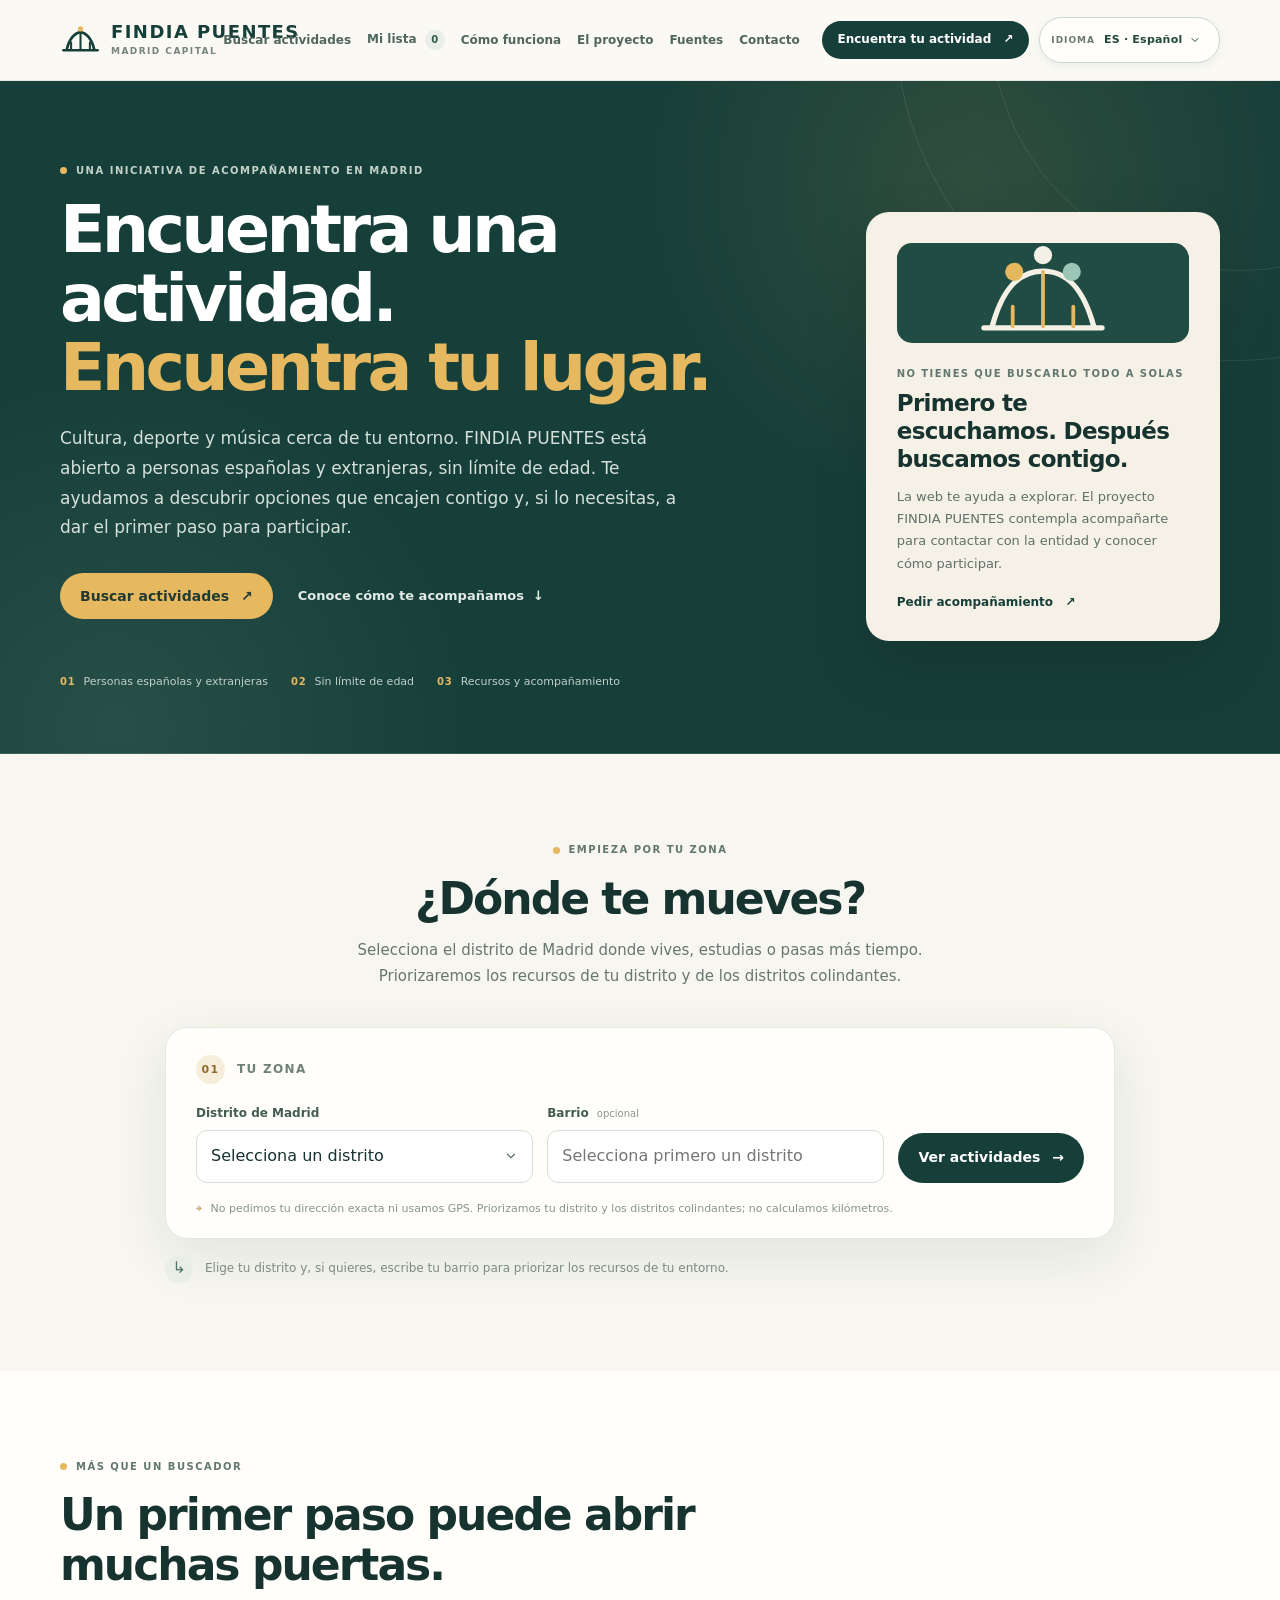
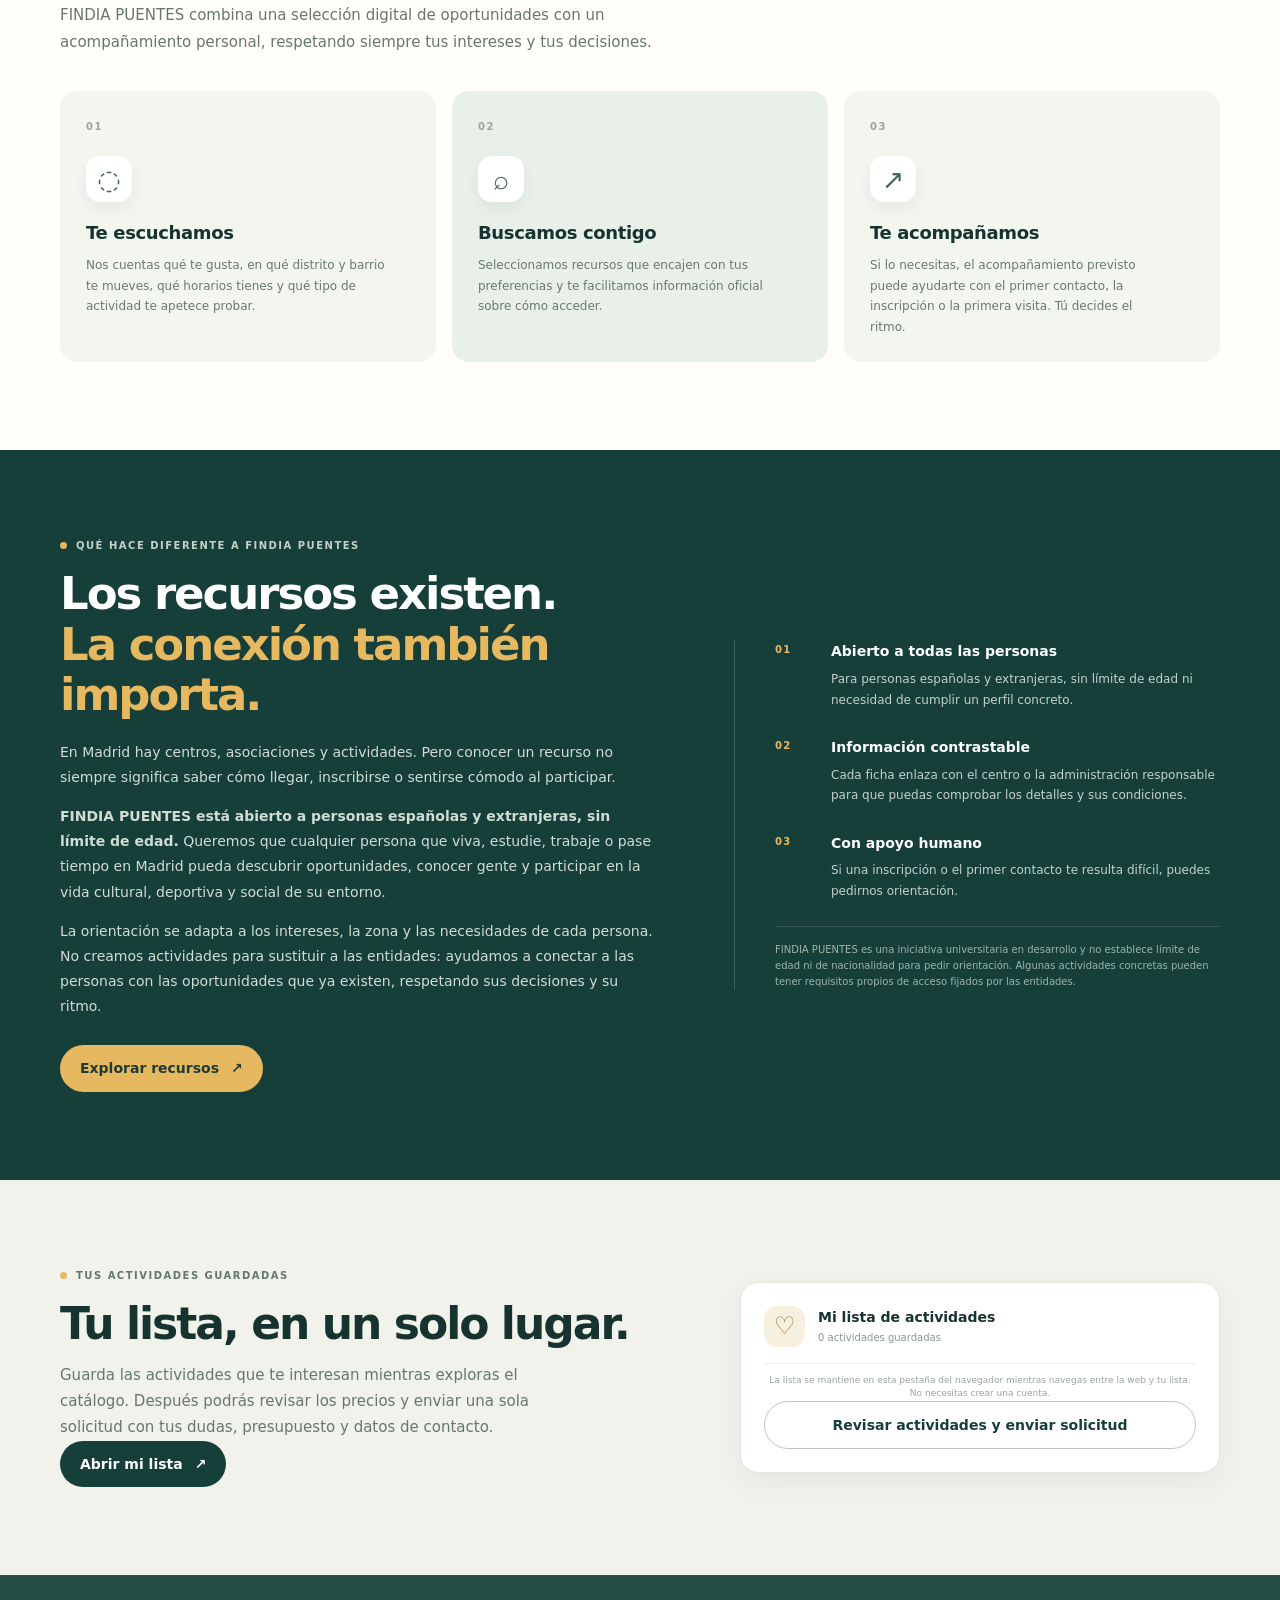
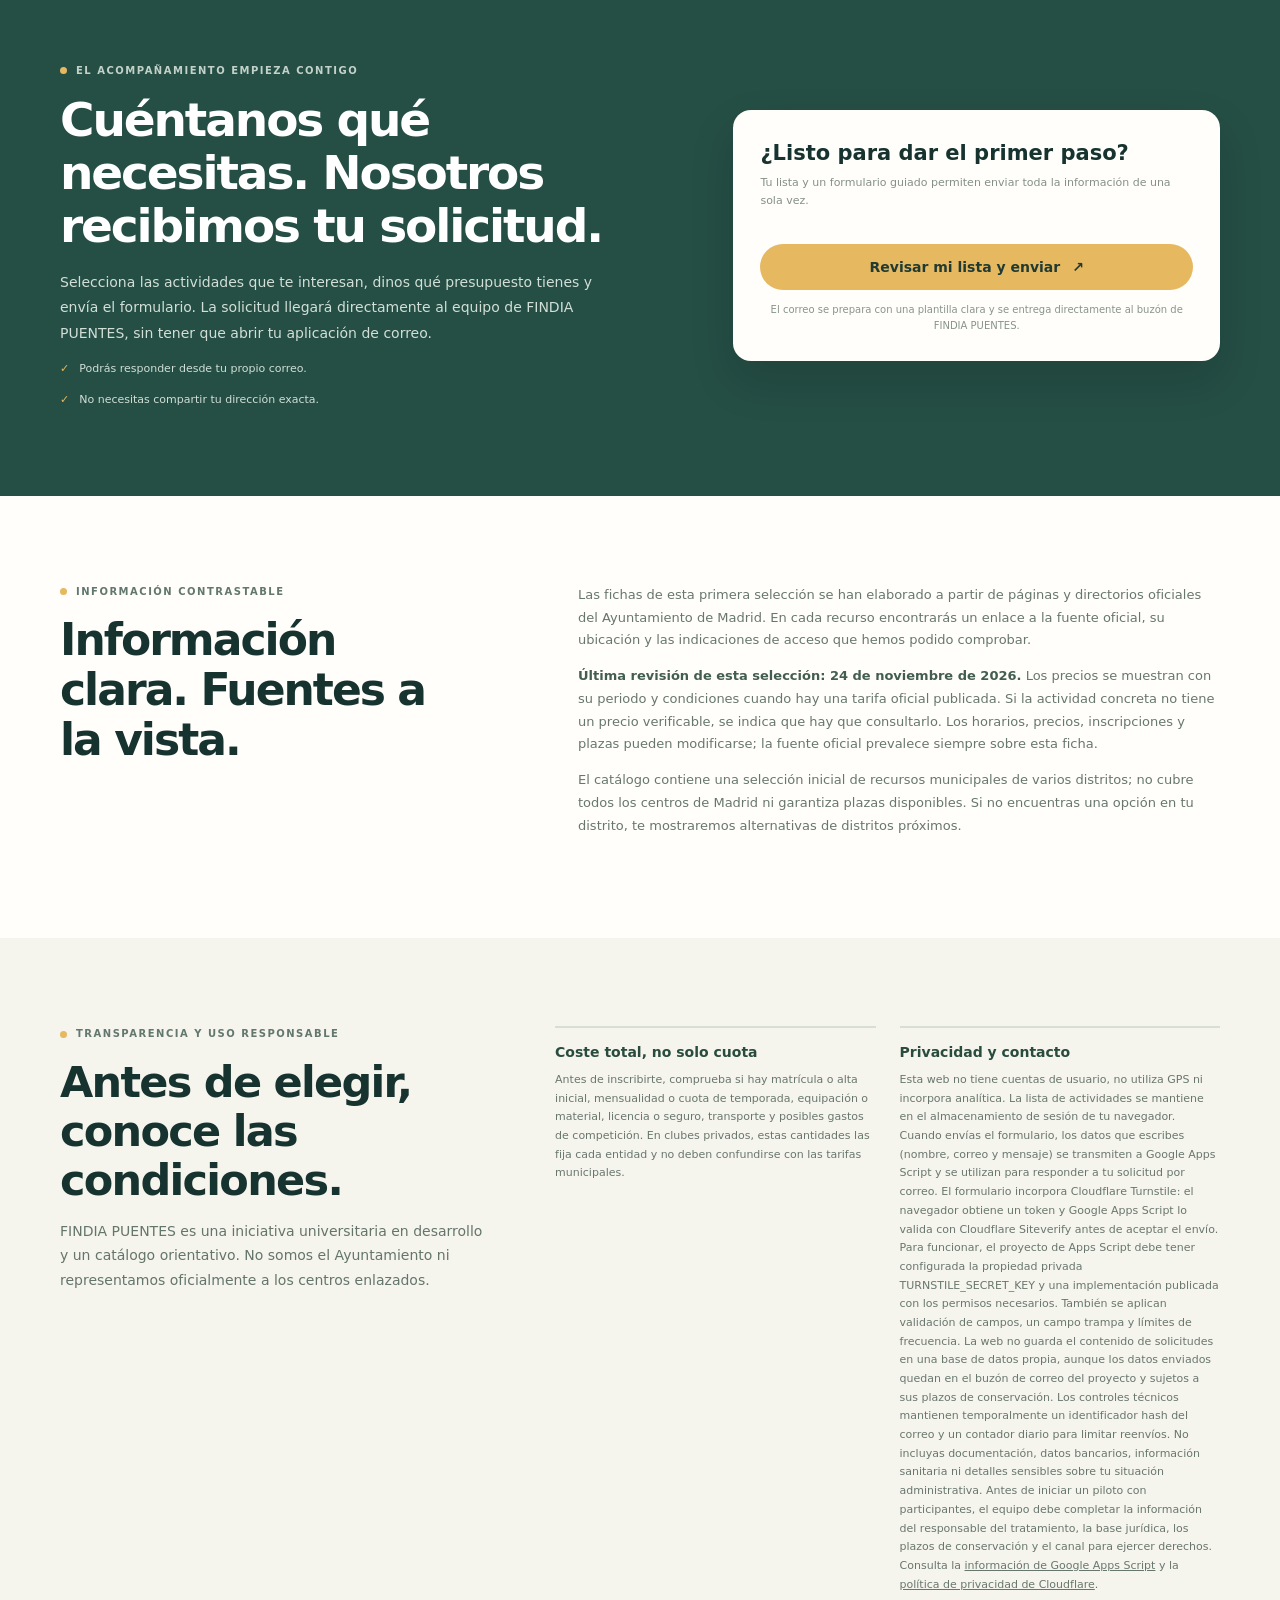
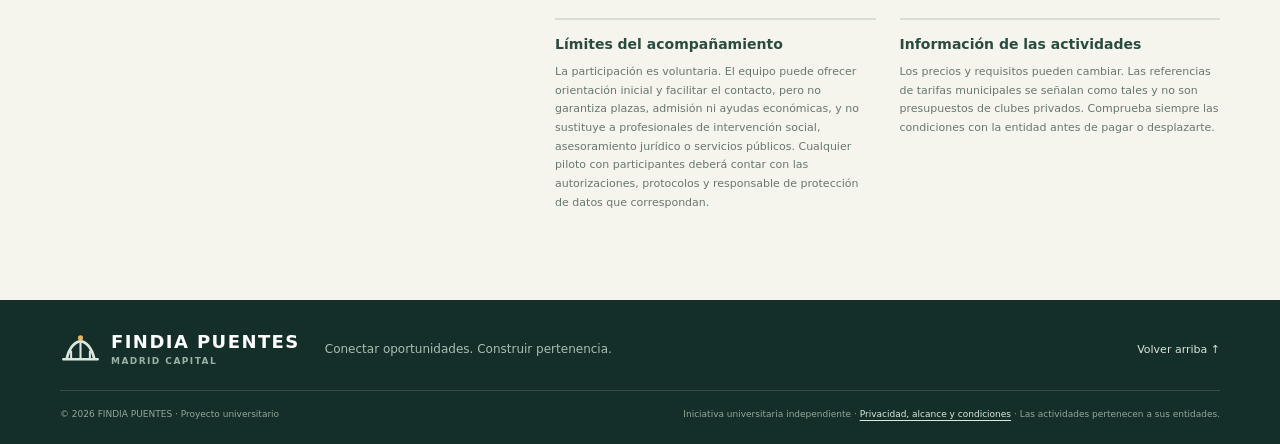
<file: index.html>
<!doctype html>
<html lang="es">
<head>
  <meta charset="utf-8">
  <meta http-equiv="Content-Security-Policy" content="default-src 'self'; base-uri 'self'; object-src 'none'; script-src 'self'; style-src 'self'; img-src 'self' data:; font-src 'self' data:; connect-src 'self'; frame-src 'none'; form-action 'self' https://script.google.com; upgrade-insecure-requests">
  <meta name="referrer" content="strict-origin-when-cross-origin">
  <meta name="viewport" content="width=device-width, initial-scale=1">
  <meta name="theme-color" content="#173f39">
  <title>FINDIA PUENTES | Actividades y acompañamiento en Madrid</title>
  <meta name="description" content="Descubre actividades culturales, deportivas y musicales en Madrid. FINDIA PUENTES conecta a personas españolas y extranjeras de cualquier edad con recursos y acompañamiento en Madrid capital.">
  <meta name="robots" content="index,follow">
  <link rel="canonical" href="https://findialab.me/">
  <link rel="icon" href="./assets/favicon.svg" type="image/svg+xml">
  <link rel="stylesheet" href="./assets/css/puentes.css?v=20261125-header-polish-v6">
  <meta property="og:type" content="website">
  <meta property="og:title" content="FINDIA PUENTES | Actividades y acompañamiento en Madrid">
  <meta property="og:description" content="Para personas españolas y extranjeras, sin límite de edad: cultura, deporte, música y acompañamiento en Madrid.">
  <meta property="og:url" content="https://findialab.me/">
</head>
<body>
  <a class="skip-link" href="#contenido">Saltar al contenido</a>
  <header class="site-header">
    <div class="container nav-wrap">
      <a class="brand" href="#inicio" aria-label="FINDIA PUENTES, inicio">
        <span class="brand-symbol" aria-hidden="true">
          <svg viewBox="0 0 48 40" role="img">
            <path d="M4 32h40M8 31c3-13 10-20 16-20s13 7 16 20" fill="none" stroke="currentColor" stroke-width="3.2" stroke-linecap="round"/>
            <path d="M13 31V23m11 8V13m11 18V23" fill="none" stroke="currentColor" stroke-width="2.4" stroke-linecap="round"/>
            <circle cx="24" cy="7" r="3" fill="#e5b75e"/>
          </svg>
        </span>
        <span class="brand-name">FINDIA PUENTES<span class="brand-sub">Madrid capital</span></span>
      </a>
      <nav class="main-nav" id="mainNav" aria-label="Navegación principal">
        <a href="#buscar">Buscar actividades</a>
        <a href="./mi-lista.html">Mi lista <span class="nav-count" id="savedCount">0</span></a>
        <a href="#como-funciona">Cómo funciona</a>
        <a href="#proyecto">El proyecto</a>
        <a href="#fuentes">Fuentes</a>
        <a href="#contacto">Contacto</a>
      </nav>
      <div class="header-tools">
        <label class="language-switch">
          <span class="language-switch-label">Idioma</span>
          <select id="siteLanguage" data-language-select aria-label="Seleccionar idioma">
            <option value="es">ES · Español</option>
            <option value="en">EN · English</option>
          </select>
        </label>
        <a class="button button-small nav-cta" href="#buscar">Encuentra tu actividad <span aria-hidden="true">↗</span></a>
        <button class="menu-toggle" id="menuToggle" type="button" aria-expanded="false" aria-controls="mainNav" aria-label="Abrir menú">☰</button>
      </div>
    </div>
  </header>

  <main id="contenido">
    <section class="hero" id="inicio">
      <div class="hero-orbit hero-orbit-one" aria-hidden="true"></div>
      <div class="hero-orbit hero-orbit-two" aria-hidden="true"></div>
      <div class="container hero-grid">
        <div class="hero-copy">
          <p class="eyebrow eyebrow-light"><span class="eyebrow-dot"></span> Una iniciativa de acompañamiento en Madrid</p>
          <h1>Encuentra una actividad.<br><em>Encuentra tu lugar.</em></h1>
          <p class="hero-lead">Cultura, deporte y música cerca de tu entorno. FINDIA PUENTES está abierto a personas españolas y extranjeras, sin límite de edad. Te ayudamos a descubrir opciones que encajen contigo y, si lo necesitas, a dar el primer paso para participar.</p>
          <div class="hero-actions">
            <a class="button button-gold" href="#buscar">Buscar actividades <span aria-hidden="true">↗</span></a>
            <a class="text-link text-link-light" href="#como-funciona">Conoce cómo te acompañamos <span aria-hidden="true">↓</span></a>
          </div>
          <div class="hero-points">
            <span><b>01</b> Personas españolas y extranjeras</span>
            <span><b>02</b> Sin límite de edad</span>
            <span><b>03</b> Recursos y acompañamiento</span>
          </div>
        </div>
        <aside class="hero-note" aria-label="Qué ofrece FINDIA PUENTES">
          <div class="note-mark" aria-hidden="true">
            <svg viewBox="0 0 180 140">
              <path d="M12 116h156M23 114c13-48 34-73 67-73s54 25 67 73" fill="none" stroke="#f4f0e6" stroke-width="7" stroke-linecap="round"/>
              <path d="M50 114V88m40 26V42m40 72V88" stroke="#e5b75e" stroke-width="5" stroke-linecap="round"/>
              <circle cx="52" cy="42" r="12" fill="#e5b75e"/>
              <circle cx="90" cy="20" r="12" fill="#f3f0e8"/>
              <circle cx="128" cy="42" r="12" fill="#9bc5b4"/>
            </svg>
          </div>
          <p class="note-kicker">No tienes que buscarlo todo a solas</p>
          <h2>Primero te escuchamos. Después buscamos contigo.</h2>
          <p>La web te ayuda a explorar. El proyecto FINDIA PUENTES contempla acompañarte para contactar con la entidad y conocer cómo participar.</p>
          <a href="#contacto" class="note-link">Pedir acompañamiento <span aria-hidden="true">↗</span></a>
        </aside>
      </div>
      <div class="hero-bottom-line" aria-hidden="true"></div>
    </section>

    <section class="finder-section section" id="buscar">
      <div class="container">
        <div class="section-heading section-heading-center">
          <p class="eyebrow"><span class="eyebrow-dot"></span> Empieza por tu zona</p>
          <h2>¿Dónde te mueves?</h2>
          <p>Selecciona el distrito de Madrid donde vives, estudias o pasas más tiempo. Priorizaremos los recursos de tu distrito y de los distritos colindantes.</p>
        </div>

        <div class="finder-panel">
          <div class="finder-step"><span class="step-number">01</span><span>Tu zona</span></div>
          <form id="searchForm" class="finder-form">
            <div class="field-group">
              <label for="zoneSelect">Distrito de Madrid</label>
              <select id="zoneSelect" name="zone" required>
                <option value="">Selecciona un distrito</option>
                <option value="Arganzuela">Arganzuela</option>
                <option value="Barajas">Barajas</option>
                <option value="Carabanchel">Carabanchel</option>
                <option value="Centro">Centro</option>
                <option value="Chamartín">Chamartín</option>
                <option value="Chamberí">Chamberí</option>
                <option value="Ciudad Lineal">Ciudad Lineal</option>
                <option value="Fuencarral-El Pardo">Fuencarral-El Pardo</option>
                <option value="Hortaleza">Hortaleza</option>
                <option value="Latina">Latina</option>
                <option value="Moncloa-Aravaca">Moncloa-Aravaca</option>
                <option value="Moratalaz">Moratalaz</option>
                <option value="Puente de Vallecas">Puente de Vallecas</option>
                <option value="Retiro">Retiro</option>
                <option value="Salamanca">Salamanca</option>
                <option value="San Blas-Canillejas">San Blas-Canillejas</option>
                <option value="Tetuán">Tetuán</option>
                <option value="Usera">Usera</option>
                <option value="Vicálvaro">Vicálvaro</option>
                <option value="Villa de Vallecas">Villa de Vallecas</option>
                <option value="Villaverde">Villaverde</option>
                <option value="__all">Toda Madrid capital</option>
              </select>
            </div>
            <div class="field-group">
              <label for="townSelect">Barrio <span class="optional-label">opcional</span></label>
              <input id="townSelect" name="town" type="text" maxlength="60" placeholder="Selecciona primero un distrito" disabled autocomplete="off">
            </div>
            <button class="button button-primary finder-submit" type="submit">Ver actividades <span aria-hidden="true">→</span></button>
          </form>
          <p class="finder-privacy"><span aria-hidden="true">⌖</span> No pedimos tu dirección exacta ni usamos GPS. Priorizamos tu distrito y los distritos colindantes; no calculamos kilómetros.</p>
        </div>

        <div class="results-area" id="resultsArea" hidden>
          <div class="results-header">
            <div>
              <p class="eyebrow"><span class="eyebrow-dot"></span> Selección FINDIA PUENTES</p>
              <h2 id="resultsTitle">Actividades para explorar</h2>
              <p class="results-description" id="resultsDescription" aria-live="polite"></p>
            </div>
            <div class="results-tools">
              <label class="sort-control" for="sortSelect"><span>Ordenar</span>
                <select id="sortSelect">
                  <option value="cost" selected>Gratis y bajo coste primero</option>
                  <option value="local">Primero mi zona</option>
                </select>
              </label>
            </div>
          </div>

          <div class="category-filters" role="group" aria-label="Filtrar por categoría">
            <button class="filter-chip is-active" type="button" data-category="all" aria-pressed="true">Todas</button>
            <button class="filter-chip" type="button" data-category="cultura" aria-pressed="false"><span class="chip-icon">✳</span> Cultura</button>
            <button class="filter-chip" type="button" data-category="deporte" aria-pressed="false"><span class="chip-icon">◉</span> Deporte</button>
            <button class="filter-chip" type="button" data-category="musica" aria-pressed="false"><span class="chip-icon">♫</span> Música</button>
          </div>

          <div class="results-meta">
            <span id="resultCount">15 opciones</span>
            <button class="subtle-button" id="resetFilters" type="button">Quitar filtros</button>
          </div>
          <div class="resource-grid" id="resourceGrid" aria-live="polite"></div>

          <div class="empty-state" id="emptyState" hidden>
            <div class="empty-icon" aria-hidden="true">⌕</div>
            <h3>Todavía no tenemos una ficha de esta categoría en tu zona.</h3>
            <p>El catálogo inicial es intencionadamente reducido. Puedes consultar todas las fichas de Madrid capital o escribirnos para que busquemos contigo una alternativa más adecuada.</p>
            <button class="button button-outline" id="showAllResources" type="button">Ver todas las opciones de Madrid capital</button>
            <a class="text-link" href="#contacto">Pedir ayuda para buscar <span aria-hidden="true">↗</span></a>
          </div>

          <div class="catalogue-note">
            <span class="catalogue-note-icon" aria-hidden="true">i</span>
            <p><strong>Una selección inicial, no un directorio completo.</strong> Hemos escogido recursos y centros de distintas zonas de Madrid. FINDIA PUENTES no tiene límite de edad, aunque algunas actividades pueden aplicar condiciones propias. La disponibilidad, los horarios y los precios pueden cambiar: comprueba siempre la información en la fuente oficial antes de desplazarte o inscribirte.</p>
          </div>
        </div>

        <div class="first-search-hint" id="firstSearchHint">
          <div class="hint-icon" aria-hidden="true">↳</div>
          <p>Elige tu distrito y, si quieres, escribe tu barrio para priorizar los recursos de tu entorno.</p>
        </div>
      </div>
    </section>

    <section class="how-section section" id="como-funciona">
      <div class="container">
        <div class="section-heading">
          <p class="eyebrow"><span class="eyebrow-dot"></span> Más que un buscador</p>
          <h2>Un primer paso puede abrir muchas puertas.</h2>
          <p>FINDIA PUENTES combina una selección digital de oportunidades con un acompañamiento personal, respetando siempre tus intereses y tus decisiones.</p>
        </div>
        <div class="how-grid">
          <article class="how-card">
            <div class="how-number">01</div>
            <div class="how-icon icon-listen" aria-hidden="true">◌</div>
            <h3>Te escuchamos</h3>
            <p>Nos cuentas qué te gusta, en qué distrito y barrio te mueves, qué horarios tienes y qué tipo de actividad te apetece probar.</p>
          </article>
          <article class="how-card how-card-featured">
            <div class="how-number">02</div>
            <div class="how-icon icon-search" aria-hidden="true">⌕</div>
            <h3>Buscamos contigo</h3>
            <p>Seleccionamos recursos que encajen con tus preferencias y te facilitamos información oficial sobre cómo acceder.</p>
          </article>
          <article class="how-card">
            <div class="how-number">03</div>
            <div class="how-icon icon-connect" aria-hidden="true">↗</div>
            <h3>Te acompañamos</h3>
            <p>Si lo necesitas, el acompañamiento previsto puede ayudarte con el primer contacto, la inscripción o la primera visita. Tú decides el ritmo.</p>
          </article>
        </div>
      </div>
    </section>

    <section class="difference-section section" id="proyecto">
      <div class="container difference-grid">
        <div class="difference-copy">
          <p class="eyebrow eyebrow-light"><span class="eyebrow-dot"></span> Qué hace diferente a FINDIA PUENTES</p>
          <h2>Los recursos existen.<br><em>La conexión también importa.</em></h2>
          <p>En Madrid hay centros, asociaciones y actividades. Pero conocer un recurso no siempre significa saber cómo llegar, inscribirse o sentirse cómodo al participar.</p>
          <p><strong>FINDIA PUENTES está abierto a personas españolas y extranjeras, sin límite de edad.</strong> Queremos que cualquier persona que viva, estudie, trabaje o pase tiempo en Madrid pueda descubrir oportunidades, conocer gente y participar en la vida cultural, deportiva y social de su entorno.</p>
          <p>La orientación se adapta a los intereses, la zona y las necesidades de cada persona. No creamos actividades para sustituir a las entidades: ayudamos a conectar a las personas con las oportunidades que ya existen, respetando sus decisiones y su ritmo.</p>
          <a class="button button-gold" href="#buscar">Explorar recursos <span aria-hidden="true">↗</span></a>
        </div>
        <div class="difference-side">
          <div class="difference-item">
            <span class="difference-symbol">01</span>
            <div><strong>Abierto a todas las personas</strong><p>Para personas españolas y extranjeras, sin límite de edad ni necesidad de cumplir un perfil concreto.</p></div>
          </div>
          <div class="difference-item">
            <span class="difference-symbol">02</span>
            <div><strong>Información contrastable</strong><p>Cada ficha enlaza con el centro o la administración responsable para que puedas comprobar los detalles y sus condiciones.</p></div>
          </div>
          <div class="difference-item">
            <span class="difference-symbol">03</span>
            <div><strong>Con apoyo humano</strong><p>Si una inscripción o el primer contacto te resulta difícil, puedes pedirnos orientación.</p></div>
          </div>
          <p class="difference-disclaimer">FINDIA PUENTES es una iniciativa universitaria en desarrollo y no establece límite de edad ni de nacionalidad para pedir orientación. Algunas actividades concretas pueden tener requisitos propios de acceso fijados por las entidades.</p>
        </div>
      </div>
    </section>

    <section class="selection-section section" id="mi-lista">
      <div class="container selection-grid">
        <div>
          <p class="eyebrow"><span class="eyebrow-dot"></span> Tus actividades guardadas</p>
          <h2>Tu lista, en un solo lugar.</h2>
          <p>Guarda las actividades que te interesan mientras exploras el catálogo. Después podrás revisar los precios y enviar una sola solicitud con tus dudas, presupuesto y datos de contacto.</p>
          <a class="button button-primary" href="./mi-lista.html">Abrir mi lista <span aria-hidden="true">↗</span></a>
        </div>
        <div class="selection-box">
          <div class="selection-box-top">
            <span class="selection-box-icon" aria-hidden="true">♡</span>
            <div><strong>Mi lista de actividades</strong><span id="selectionCount">0 actividades guardadas</span></div>
          </div>
          <p class="selection-note">La lista se mantiene en esta pestaña del navegador mientras navegas entre la web y tu lista. No necesitas crear una cuenta.</p>
          <a class="button button-outline button-block" href="./mi-lista.html">Revisar actividades y enviar solicitud</a>
        </div>
      </div>
    </section>

    <section class="contact-section section" id="contacto">
      <div class="container contact-grid">
        <div class="contact-copy">
          <p class="eyebrow eyebrow-light"><span class="eyebrow-dot"></span> El acompañamiento empieza contigo</p>
          <h2>Cuéntanos qué necesitas. Nosotros recibimos tu solicitud.</h2>
          <p>Selecciona las actividades que te interesan, dinos qué presupuesto tienes y envía el formulario. La solicitud llegará directamente al equipo de FINDIA PUENTES, sin tener que abrir tu aplicación de correo.</p>
          <div class="contact-assurance"><span aria-hidden="true">✓</span> Podrás responder desde tu propio correo.</div>
          <div class="contact-assurance"><span aria-hidden="true">✓</span> No necesitas compartir tu dirección exacta.</div>
        </div>
        <div class="contact-card">
          <h3>¿Listo para dar el primer paso?</h3>
          <p>Tu lista y un formulario guiado permiten enviar toda la información de una sola vez.</p>
          <a class="button button-gold button-block" href="./mi-lista.html#formulario">Revisar mi lista y enviar <span aria-hidden="true">↗</span></a>
          <p class="contact-status">El correo se prepara con una plantilla clara y se entrega directamente al buzón de FINDIA PUENTES.</p>
        </div>
      </div>
    </section>

    <section class="trust-section section" id="fuentes">
      <div class="container trust-grid">
        <div>
          <p class="eyebrow"><span class="eyebrow-dot"></span> Información contrastable</p>
          <h2>Información clara. Fuentes a la vista.</h2>
        </div>
        <div class="trust-copy">
          <p>Las fichas de esta primera selección se han elaborado a partir de páginas y directorios oficiales del Ayuntamiento de Madrid. En cada recurso encontrarás un enlace a la fuente oficial, su ubicación y las indicaciones de acceso que hemos podido comprobar.</p>
          <p><strong>Última revisión de esta selección: 24 de noviembre de 2026.</strong> Los precios se muestran con su periodo y condiciones cuando hay una tarifa oficial publicada. Si la actividad concreta no tiene un precio verificable, se indica que hay que consultarlo. Los horarios, precios, inscripciones y plazas pueden modificarse; la fuente oficial prevalece siempre sobre esta ficha.</p>
          <p>El catálogo contiene una selección inicial de recursos municipales de varios distritos; no cubre todos los centros de Madrid ni garantiza plazas disponibles. Si no encuentras una opción en tu distrito, te mostraremos alternativas de distritos próximos.</p>
        </div>
      </div>
    </section>
    <section class="privacy-section section" id="privacidad">
      <div class="container privacy-grid">
        <div>
          <p class="eyebrow"><span class="eyebrow-dot"></span> Transparencia y uso responsable</p>
          <h2>Antes de elegir, conoce las condiciones.</h2>
          <p class="privacy-intro">FINDIA PUENTES es una iniciativa universitaria en desarrollo y un catálogo orientativo. No somos el Ayuntamiento ni representamos oficialmente a los centros enlazados.</p>
        </div>
        <div class="privacy-copy">
          <article>
            <h3>Coste total, no solo cuota</h3>
            <p>Antes de inscribirte, comprueba si hay matrícula o alta inicial, mensualidad o cuota de temporada, equipación o material, licencia o seguro, transporte y posibles gastos de competición. En clubes privados, estas cantidades las fija cada entidad y no deben confundirse con las tarifas municipales.</p>
          </article>
          <article>
            <h3>Privacidad y contacto</h3>
            <p>Esta web no tiene cuentas de usuario, no utiliza GPS ni incorpora analítica. La lista de actividades se mantiene en el almacenamiento de sesión de tu navegador. Cuando envías el formulario, los datos que escribes (nombre, correo y mensaje) se transmiten a Google Apps Script y se utilizan para responder a tu solicitud por correo. El formulario incorpora Cloudflare Turnstile: el navegador obtiene un token y Google Apps Script lo valida con Cloudflare Siteverify antes de aceptar el envío. Para funcionar, el proyecto de Apps Script debe tener configurada la propiedad privada TURNSTILE_SECRET_KEY y una implementación publicada con los permisos necesarios. También se aplican validación de campos, un campo trampa y límites de frecuencia. La web no guarda el contenido de solicitudes en una base de datos propia, aunque los datos enviados quedan en el buzón de correo del proyecto y sujetos a sus plazos de conservación. Los controles técnicos mantienen temporalmente un identificador hash del correo y un contador diario para limitar reenvíos. No incluyas documentación, datos bancarios, información sanitaria ni detalles sensibles sobre tu situación administrativa. Antes de iniciar un piloto con participantes, el equipo debe completar la información del responsable del tratamiento, la base jurídica, los plazos de conservación y el canal para ejercer derechos. Consulta la <a href="https://developers.google.com/apps-script/guides/web" target="_blank" rel="noopener noreferrer">información de Google Apps Script</a> y la <a href="https://www.cloudflare.com/privacypolicy/" target="_blank" rel="noopener noreferrer">política de privacidad de Cloudflare</a>.</p>
          </article>
          <article>
            <h3>Límites del acompañamiento</h3>
            <p>La participación es voluntaria. El equipo puede ofrecer orientación inicial y facilitar el contacto, pero no garantiza plazas, admisión ni ayudas económicas, y no sustituye a profesionales de intervención social, asesoramiento jurídico o servicios públicos. Cualquier piloto con participantes deberá contar con las autorizaciones, protocolos y responsable de protección de datos que correspondan.</p>
          </article>
          <article>
            <h3>Información de las actividades</h3>
            <p>Los precios y requisitos pueden cambiar. Las referencias de tarifas municipales se señalan como tales y no son presupuestos de clubes privados. Comprueba siempre las condiciones con la entidad antes de pagar o desplazarte.</p>
          </article>
        </div>
      </div>
    </section>
  </main>

  <footer class="site-footer">
    <div class="container footer-top">
      <a class="brand brand-footer" href="#inicio">
        <span class="brand-symbol" aria-hidden="true">
          <svg viewBox="0 0 48 40"><path d="M4 32h40M8 31c3-13 10-20 16-20s13 7 16 20" fill="none" stroke="currentColor" stroke-width="3.2" stroke-linecap="round"/><path d="M13 31V23m11 8V13m11 18V23" fill="none" stroke="currentColor" stroke-width="2.4" stroke-linecap="round"/><circle cx="24" cy="7" r="3" fill="#e5b75e"/></svg>
        </span>
        <span class="brand-name">FINDIA PUENTES<span class="brand-sub">Madrid capital</span></span>
      </a>
      <p>Conectar oportunidades. Construir pertenencia.</p>
      <a href="#inicio" class="back-top">Volver arriba ↑</a>
    </div>
    <div class="container footer-bottom">
      <span>© 2026 FINDIA PUENTES · Proyecto universitario</span>
      <span>Iniciativa universitaria independiente · <a href="#privacidad">Privacidad, alcance y condiciones</a> · Las actividades pertenecen a sus entidades.</span>
    </div>
  </footer>
  <div class="toast" id="toast" role="status" aria-live="polite"></div>

  <script src="./assets/js/i18n.js?v=20261125-bilingual-v6"></script>
  <script src="./assets/js/puentes-data.js?v=20261125"></script>
  <script src="./assets/js/puentes.js?v=20261125-bilingual-v3"></script>
</body>
</html>
</file>
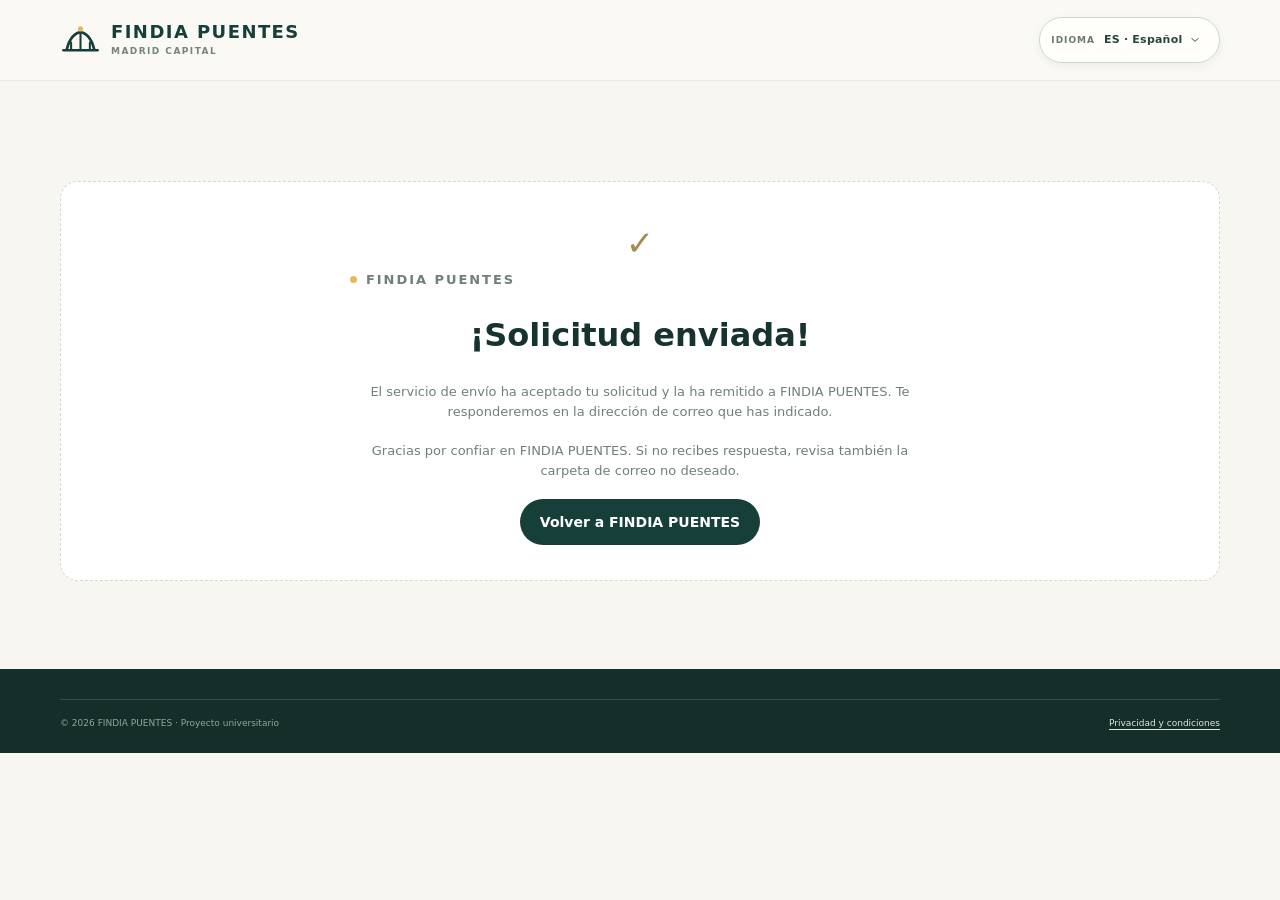
<file: gracias.html>
<!doctype html>
<html lang="es">
<head>
  <meta charset="utf-8">
  <meta name="viewport" content="width=device-width, initial-scale=1">
  <meta name="theme-color" content="#173f39">
  <title>Solicitud enviada | FINDIA PUENTES</title>
  <meta name="description" content="Confirmación del envío de tu solicitud a FINDIA PUENTES.">
  <meta name="robots" content="noindex,follow">
  <link rel="icon" href="./assets/favicon.svg" type="image/svg+xml">
  <link rel="stylesheet" href="./assets/css/puentes.css?v=20261125-header-polish-v6">
</head>
<body>
  <header class="site-header">
    <div class="container nav-wrap">
      <a class="brand" href="./index.html#inicio" aria-label="FINDIA PUENTES, inicio">
        <span class="brand-symbol" aria-hidden="true">
          <svg viewBox="0 0 48 40"><path d="M4 32h40M8 31c3-13 10-20 16-20s13 7 16 20" fill="none" stroke="currentColor" stroke-width="3.2" stroke-linecap="round"/><path d="M13 31V23m11 8V13m11 18V23" fill="none" stroke="currentColor" stroke-width="2.4" stroke-linecap="round"/><circle cx="24" cy="7" r="3" fill="#e5b75e"/></svg>
        </span>
        <span class="brand-name">FINDIA PUENTES<span class="brand-sub">Madrid capital</span></span>
      </a>
      <div class="header-tools">
        <label class="language-switch">
          <span class="language-switch-label">Idioma</span>
          <select id="siteLanguage" data-language-select aria-label="Seleccionar idioma">
            <option value="es">ES · Español</option>
            <option value="en">EN · English</option>
          </select>
        </label>
      </div>
    </div>
  </header>
  <main class="section">
    <div class="container empty-state thanks-state">
      <div class="empty-icon" aria-hidden="true">✓</div>
      <p class="eyebrow"><span class="eyebrow-dot"></span> FINDIA PUENTES</p>
      <h1>¡Solicitud enviada!</h1>
      <p>El servicio de envío ha aceptado tu solicitud y la ha remitido a FINDIA PUENTES. Te responderemos en la dirección de correo que has indicado.</p>
      <p>Gracias por confiar en FINDIA PUENTES. Si no recibes respuesta, revisa también la carpeta de correo no deseado.</p>
      <a class="button button-primary" href="./index.html#buscar">Volver a FINDIA PUENTES</a>
    </div>
  </main>
  <footer class="site-footer">
    <div class="container footer-bottom"><span>© 2026 FINDIA PUENTES · Proyecto universitario</span><a href="./index.html#privacidad">Privacidad y condiciones</a></div>
  </footer>
<script src="./assets/js/i18n.js?v=20261125-bilingual-v6"></script>
</body>
</html>
</file>
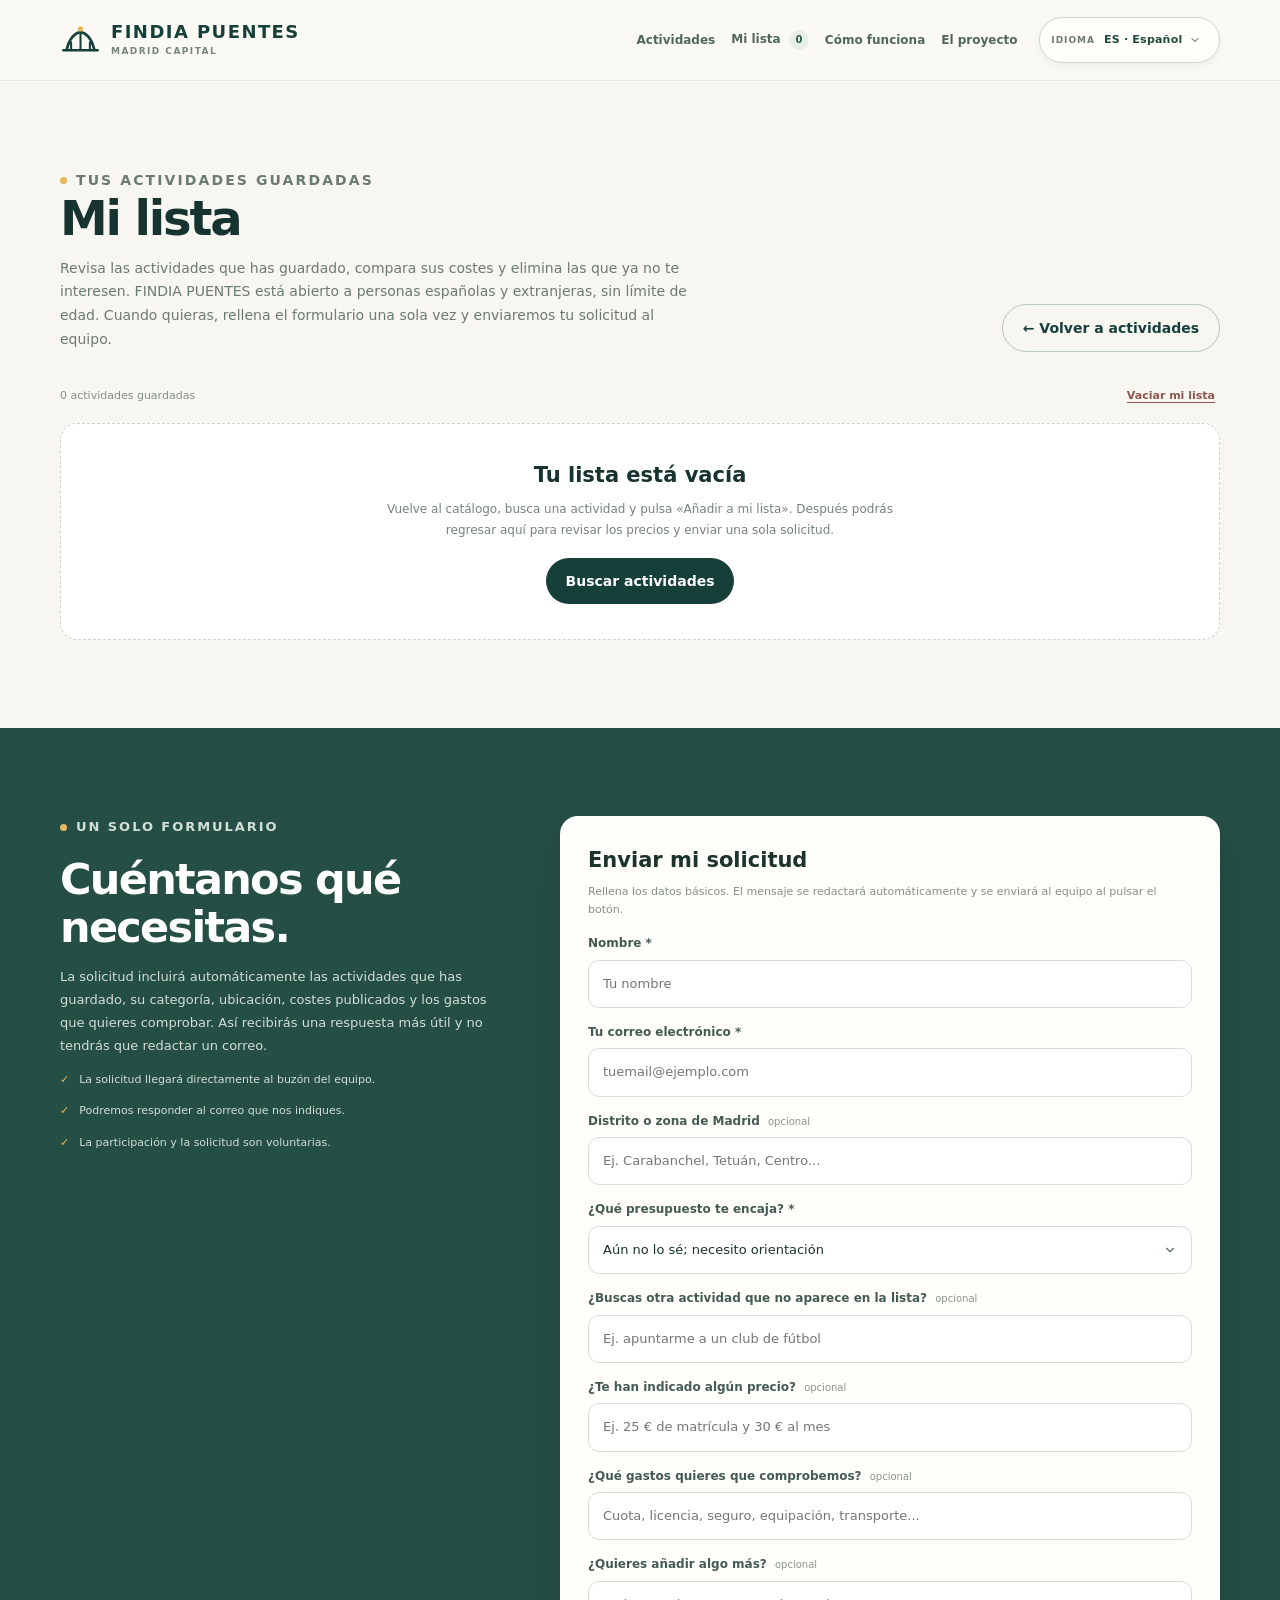
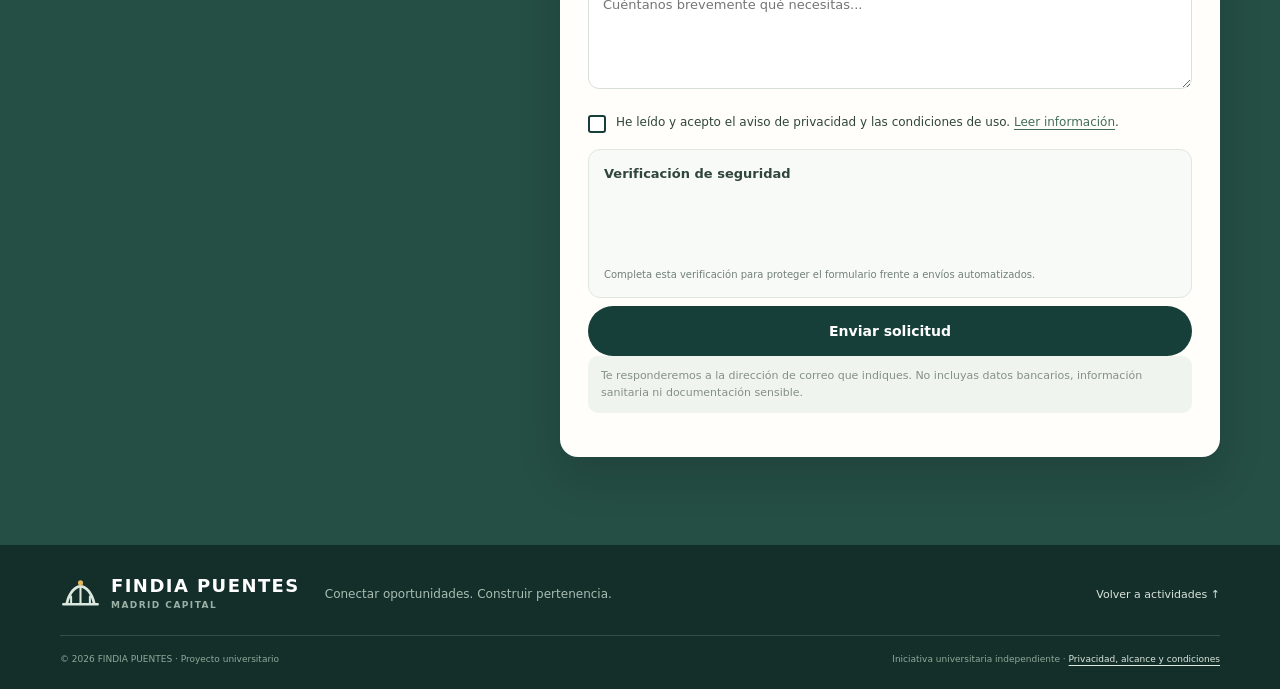
<file: mi-lista.html>
<!doctype html>
<html lang="es">
<head>
  <meta charset="utf-8">
  <meta http-equiv="Content-Security-Policy" content="default-src 'self'; base-uri 'self'; object-src 'none'; script-src 'self' https://challenges.cloudflare.com; style-src 'self'; img-src 'self' data:; font-src 'self' data:; connect-src 'self' https://challenges.cloudflare.com; frame-src https://challenges.cloudflare.com; form-action 'self' https://script.google.com; upgrade-insecure-requests">
  <meta name="referrer" content="strict-origin-when-cross-origin">
  <meta name="viewport" content="width=device-width, initial-scale=1">
  <meta name="theme-color" content="#173f39">
  <title>Mi lista | FINDIA PUENTES</title>
  <meta name="description" content="Revisa tus actividades guardadas y envía una solicitud de acompañamiento a FINDIA PUENTES.">
  <meta name="robots" content="noindex,follow">
  <link rel="canonical" href="https://findialab.me/mi-lista.html">
  <link rel="icon" href="./assets/favicon.svg" type="image/svg+xml">
  <link rel="stylesheet" href="./assets/css/puentes.css?v=20261125-header-polish-v6">
</head>
<body>
  <a class="skip-link" href="#contenido">Saltar al contenido</a>
  <header class="site-header">
    <div class="container nav-wrap">
      <a class="brand" href="./index.html#inicio" aria-label="FINDIA PUENTES, inicio">
        <span class="brand-symbol" aria-hidden="true">
          <svg viewBox="0 0 48 40"><path d="M4 32h40M8 31c3-13 10-20 16-20s13 7 16 20" fill="none" stroke="currentColor" stroke-width="3.2" stroke-linecap="round"/><path d="M13 31V23m11 8V13m11 18V23" fill="none" stroke="currentColor" stroke-width="2.4" stroke-linecap="round"/><circle cx="24" cy="7" r="3" fill="#e5b75e"/></svg>
        </span>
        <span class="brand-name">FINDIA PUENTES<span class="brand-sub">Madrid capital</span></span>
      </a>
      <nav class="main-nav" id="mainNav" aria-label="Navegación principal">
        <a href="./index.html#buscar">Actividades</a>
        <a href="./mi-lista.html" aria-current="page">Mi lista <span class="nav-count" id="savedCount">0</span></a>
        <a href="./index.html#como-funciona">Cómo funciona</a>
        <a href="./index.html#proyecto">El proyecto</a>
      </nav>
      <div class="header-tools">
        <label class="language-switch">
          <span class="language-switch-label">Idioma</span>
          <select id="siteLanguage" data-language-select aria-label="Seleccionar idioma">
            <option value="es">ES · Español</option>
            <option value="en">EN · English</option>
          </select>
        </label>
        <button class="menu-toggle" id="menuToggle" type="button" aria-expanded="false" aria-controls="mainNav" aria-label="Abrir menú">☰</button>
      </div>
    </div>
  </header>
  <main id="contenido">
    <section class="list-page-section section">
      <div class="container">
        <div class="list-page-heading">
          <div>
            <p class="eyebrow"><span class="eyebrow-dot"></span> Tus actividades guardadas</p>
            <h1>Mi lista</h1>
            <p>Revisa las actividades que has guardado, compara sus costes y elimina las que ya no te interesen. FINDIA PUENTES está abierto a personas españolas y extranjeras, sin límite de edad. Cuando quieras, rellena el formulario una sola vez y enviaremos tu solicitud al equipo.</p>
          </div>
          <a class="button button-outline list-back-link" href="./index.html#buscar">← Volver a actividades</a>
        </div>
        <div class="results-meta">
          <span id="listCount">0 actividades guardadas</span>
          <button class="list-clear-button" id="clearList" type="button">Vaciar mi lista</button>
        </div>
        <div class="saved-activities-grid" id="savedActivities" aria-live="polite"></div>
        <div class="list-empty" id="listEmpty" hidden>
          <h2>Tu lista está vacía</h2>
          <p>Vuelve al catálogo, busca una actividad y pulsa «Añadir a mi lista». Después podrás regresar aquí para revisar los precios y enviar una sola solicitud.</p>
          <a class="button button-primary" href="./index.html#buscar">Buscar actividades</a>
        </div>
      </div>
    </section>

    <section class="list-request-section section" id="formulario">
      <div class="container list-request-grid">
        <div class="list-request-copy">
          <p class="eyebrow eyebrow-light"><span class="eyebrow-dot"></span> Un solo formulario</p>
          <h2>Cuéntanos qué necesitas.</h2>
          <p>La solicitud incluirá automáticamente las actividades que has guardado, su categoría, ubicación, costes publicados y los gastos que quieres comprobar. Así recibirás una respuesta más útil y no tendrás que redactar un correo.</p>
          <div class="contact-assurance"><span aria-hidden="true">✓</span> La solicitud llegará directamente al buzón del equipo.</div>
          <div class="contact-assurance"><span aria-hidden="true">✓</span> Podremos responder al correo que nos indiques.</div>
          <div class="contact-assurance"><span aria-hidden="true">✓</span> La participación y la solicitud son voluntarias.</div>
        </div>
        <form class="list-request-card" id="requestForm" method="POST" action="https://script.google.com/macros/s/AKfycbxHRHysFjgIVKInUrOlEmfpTHP6Q4izT-R5e3Di_eDTw-YgbCMiCi7Wqnn6-IW1GoAhAA/exec" accept-charset="UTF-8">
          <h3>Enviar mi solicitud</h3>
          <input type="hidden" name="replyTo" id="formReplyTo" value="">
          <input type="hidden" name="lang" id="formLanguage" value="es">
          <textarea hidden name="message" id="generatedMessage"></textarea>
          <p>Rellena los datos básicos. El mensaje se redactará automáticamente y se enviará al equipo al pulsar el botón.</p>

          <label for="requestName">Nombre *</label>
          <input id="requestName" name="name" type="text" maxlength="80" autocomplete="name" required placeholder="Tu nombre">

          <label for="requestEmail">Tu correo electrónico *</label>
          <input id="requestEmail" name="email" type="email" maxlength="120" autocomplete="email" required placeholder="tuemail@ejemplo.com">

          <label for="requestDistrict">Distrito o zona de Madrid <span class="optional-label">opcional</span></label>
          <input id="requestDistrict" name="district" type="text" maxlength="80" placeholder="Ej. Carabanchel, Tetuán, Centro...">

          <label for="requestBudget">¿Qué presupuesto te encaja? *</label>
          <select id="requestBudget" name="budget" required>
            <option value="Aún no lo sé; necesito orientación">Aún no lo sé; necesito orientación</option>
            <option value="Solo opciones gratuitas">Solo opciones gratuitas</option>
            <option value="Hasta 10 € al mes">Hasta 10 € al mes</option>
            <option value="Entre 10 y 30 € al mes">Entre 10 y 30 € al mes</option>
            <option value="Más de 30 € al mes, si merece la pena">Más de 30 € al mes, si merece la pena</option>
            <option value="Puedo asumir un pago inicial, pero no una cuota alta">Puedo asumir un pago inicial, pero no una cuota alta</option>
          </select>

          <label for="requestOtherActivity">¿Buscas otra actividad que no aparece en la lista? <span class="optional-label">opcional</span></label>
          <input id="requestOtherActivity" name="otherActivity" type="text" maxlength="140" placeholder="Ej. apuntarme a un club de fútbol">

          <label for="requestKnownCost">¿Te han indicado algún precio? <span class="optional-label">opcional</span></label>
          <input id="requestKnownCost" name="knownCost" type="text" maxlength="180" placeholder="Ej. 25 € de matrícula y 30 € al mes">

          <label for="requestCostsToCheck">¿Qué gastos quieres que comprobemos? <span class="optional-label">opcional</span></label>
          <input id="requestCostsToCheck" name="costsToCheck" type="text" maxlength="240" placeholder="Cuota, licencia, seguro, equipación, transporte...">

          <label for="requestMessage">¿Quieres añadir algo más? <span class="optional-label">opcional</span></label>
          <textarea id="requestMessage" name="extraMessage" rows="4" maxlength="1000" placeholder="Cuéntanos brevemente qué necesitas..."></textarea>

          <div class="hidden-honeypot" aria-hidden="true">
            <label for="website">Deja este campo vacío</label>
            <input id="website" name="website" type="text" tabindex="-1" autocomplete="off">
          </div>

          <label class="privacy-consent">
            <span class="privacy-consent__control">
              <input class="privacy-consent__input" id="privacyConsent" name="consent" type="checkbox" value="on" required aria-label="He leído y acepto el aviso de privacidad y las condiciones de uso">
              <span class="privacy-consent__box" aria-hidden="true"></span>
            </span>
            <span class="privacy-consent__text">
              He leído y acepto el aviso de privacidad y las condiciones de uso. <a href="./index.html#privacidad" target="_blank" rel="noopener noreferrer">Leer información</a>.
            </span>
          </label>

          <div class="form-security" aria-label="Verificación de seguridad">
            <p><strong>Verificación de seguridad</strong></p>
            <div class="cf-turnstile" data-sitekey="0x4AAAAAAGQ-SJsRs4heVoKD" data-action="submit_request" data-theme="light" data-size="flexible"></div>
            <p class="form-security-note">Completa esta verificación para proteger el formulario frente a envíos automatizados.</p>
          </div>
          <button class="button button-primary button-block" id="sendRequest" type="submit">Enviar solicitud</button>
          <p class="list-request-status" id="requestStatus" role="status" aria-live="polite">Te responderemos a la dirección de correo que indiques. No incluyas datos bancarios, información sanitaria ni documentación sensible.</p>
        </form>
      </div>
    </section>
  </main>
  <footer class="site-footer">
    <div class="container footer-top">
      <a class="brand brand-footer" href="./index.html#inicio">
        <span class="brand-symbol" aria-hidden="true"><svg viewBox="0 0 48 40"><path d="M4 32h40M8 31c3-13 10-20 16-20s13 7 16 20" fill="none" stroke="currentColor" stroke-width="3.2" stroke-linecap="round"/><path d="M13 31V23m11 8V13m11 18V23" fill="none" stroke="currentColor" stroke-width="2.4" stroke-linecap="round"/><circle cx="24" cy="7" r="3" fill="#e5b75e"/></svg></span>
        <span class="brand-name">FINDIA PUENTES<span class="brand-sub">Madrid capital</span></span>
      </a>
      <p>Conectar oportunidades. Construir pertenencia.</p>
      <a href="./index.html#inicio" class="back-top">Volver a actividades ↑</a>
    </div>
    <div class="container footer-bottom">
      <span>© 2026 FINDIA PUENTES · Proyecto universitario</span>
      <span>Iniciativa universitaria independiente · <a href="./index.html#privacidad">Privacidad, alcance y condiciones</a></span>
    </div>
  </footer>
  <script src="./assets/js/i18n.js?v=20261125-bilingual-v6"></script>
<script src="./assets/js/puentes-data.js?v=20261124-form-native-fallback"></script>
  <script src="https://challenges.cloudflare.com/turnstile/v0/api.js" async defer></script>
<script src="./assets/js/mi-lista.js?v=20261125-bilingual-v5"></script>
</body>
</html>
</file>
<file: assets/css/puentes.css>
:root {
  --ink:#17332f; --ink-soft:#405a54; --green:#173f39; --green-2:#285e52;
  --green-pale:#e7efeb; --cream:#f7f6f0; --paper:#fffefa; --gold:#e6b860;
  --gold-soft:#f6edda; --line:#dfe5de; --muted:#708078; --white:#fff;
  --shadow:0 18px 55px rgba(22,53,47,.09); --radius:22px;
  --font:Inter,ui-sans-serif,system-ui,-apple-system,BlinkMacSystemFont,"Segoe UI",sans-serif;
}
*{box-sizing:border-box}
html{scroll-behavior:smooth;scroll-padding-top:92px}
body{margin:0;background:var(--cream);color:var(--ink);font-family:var(--font);line-height:1.55}
a{color:inherit}
button,input,select,textarea{font:inherit}
button,a,select{-webkit-tap-highlight-color:transparent}
button{cursor:pointer}
[hidden]{display:none!important}
.container{width:min(1160px,calc(100% - 44px));margin:0 auto}
.skip-link{position:absolute;left:12px;top:-60px;background:#fff;color:#102c27;padding:10px 16px;border-radius:8px;z-index:1000}
.skip-link:focus{top:12px}
.site-header{position:sticky;top:0;z-index:50;background:rgba(250,249,244,.94);border-bottom:1px solid rgba(23,51,47,.09);backdrop-filter:blur(12px)}
.nav-wrap{min-height:78px;display:flex;align-items:center;gap:28px}
.brand{display:inline-flex;align-items:center;gap:10px;text-decoration:none;flex-shrink:0}
.brand-symbol{width:41px;height:38px;color:var(--green);display:grid;place-items:center}
.brand-symbol svg{width:100%;height:100%}
.brand-name{font-size:18px;line-height:1.05;letter-spacing:.08em;font-weight:850;color:var(--green)}
.brand-sub{display:block;margin-top:5px;font-size:9px;letter-spacing:.16em;text-transform:uppercase;color:#75847c;font-weight:700}
.main-nav{display:flex;align-items:center;justify-content:center;gap:26px;margin-left:auto}
.main-nav a{font-size:13px;text-decoration:none;color:#51665e;font-weight:650;transition:color .2s}
.main-nav a:hover{color:var(--green)}
.button{display:inline-flex;align-items:center;justify-content:center;gap:12px;border:0;border-radius:999px;padding:14px 20px;font-weight:750;font-size:14px;text-decoration:none;transition:transform .2s,box-shadow .2s,background .2s}
.button:hover{transform:translateY(-2px);box-shadow:0 9px 20px rgba(19,52,46,.13)}
.button:focus-visible,.text-link:focus-visible,.main-nav a:focus-visible,button:focus-visible,a:focus-visible,select:focus-visible,input:focus-visible,textarea:focus-visible{outline:3px solid #d59d3f;outline-offset:3px}
.button-small{padding:11px 16px;font-size:12px}
.button-primary{background:var(--green);color:#fff}
.button-primary:hover{background:#24554a}
.button-gold{background:var(--gold);color:#213a32}
.button-gold:hover{background:#efc879}
.button-outline{color:var(--green);border:1px solid #b9c9c0;background:transparent}
.button-block{width:100%}
.nav-cta{background:var(--green);color:#fff}
.menu-toggle{display:none;border:1px solid var(--line);background:#fff;border-radius:10px;padding:8px 11px;color:var(--green)}
.hero{position:relative;overflow:hidden;background:#173f39;color:#fff;padding:82px 0 64px}
.hero:before{content:"";position:absolute;inset:0;background:radial-gradient(circle at 76% 15%,rgba(230,184,96,.12),transparent 29%),radial-gradient(circle at 9% 96%,rgba(156,198,180,.12),transparent 27%);pointer-events:none}
.hero-grid{position:relative;display:grid;grid-template-columns:minmax(0,1.35fr) minmax(300px,.65fr);align-items:center;gap:70px}
.hero-copy{max-width:700px}
.eyebrow{display:flex;align-items:center;gap:9px;color:#62776e;text-transform:uppercase;letter-spacing:.15em;font-size:10px;font-weight:850;margin:0 0 16px}
.eyebrow-light{color:#c3d2c9}
.eyebrow-dot{display:inline-block;width:7px;height:7px;background:var(--gold);border-radius:50%}
.hero h1{font-size:clamp(42px,5.2vw,70px);line-height:1.04;letter-spacing:-.055em;margin:0 0 22px;font-weight:830}
.hero h1 em,.difference-copy h2 em{font-style:normal;color:var(--gold)}
.hero-lead{max-width:620px;color:#d5e0da;font-size:17px;line-height:1.75;margin:0}
.hero-actions{display:flex;align-items:center;gap:25px;margin-top:30px;flex-wrap:wrap}
.text-link{display:inline-flex;align-items:center;gap:9px;color:var(--green);font-size:13px;font-weight:750;text-decoration:none}
.text-link:hover{text-decoration:underline;text-underline-offset:4px}
.text-link-light{color:#e2ebe5}
.hero-points{display:flex;flex-wrap:wrap;gap:23px;margin-top:54px;color:#bfd0c7;font-size:11px}
.hero-points span{display:flex;align-items:center;gap:8px}
.hero-points b{color:var(--gold);font-size:10px;letter-spacing:.08em}
.hero-note{position:relative;background:#f5f1e7;color:var(--ink);padding:31px 31px 28px;border-radius:23px;box-shadow:0 26px 60px rgba(0,0,0,.15);max-width:370px;justify-self:end}
.note-mark{height:100px;display:flex;align-items:center;justify-content:center;background:#214c43;border-radius:15px;margin-bottom:23px;overflow:hidden}
.note-mark svg{height:106px;width:160px}
.note-kicker{font-size:10px;color:#62776e;font-weight:800;text-transform:uppercase;letter-spacing:.14em;margin:0 0 9px}
.hero-note h2{font-size:23px;line-height:1.2;letter-spacing:-.03em;margin:0 0 13px}
.hero-note p:not(.note-kicker){font-size:13px;color:#5f7068;line-height:1.7;margin:0}
.note-link{display:inline-block;margin-top:18px;color:var(--green);font-size:12px;font-weight:800;text-decoration:none}
.note-link span{margin-left:8px}
.hero-orbit{position:absolute;border:1px solid rgba(240,230,203,.10);border-radius:50%;pointer-events:none}
.hero-orbit-one{width:500px;height:500px;right:-210px;top:-310px}
.hero-orbit-two{width:680px;height:680px;right:-295px;top:-400px}
.hero-bottom-line{position:absolute;height:1px;bottom:0;left:0;right:0;background:rgba(255,255,255,.12)}
.section{padding:88px 0}
.section-heading{max-width:670px;margin-bottom:36px}
.section-heading-center{text-align:center;margin:0 auto 38px}
.section-heading-center .eyebrow{justify-content:center}
.section-heading h2,.selection-grid h2,.trust-grid h2{font-size:clamp(30px,3.6vw,44px);line-height:1.13;letter-spacing:-.045em;margin:0 0 13px}
.section-heading p:not(.eyebrow),.selection-grid>div:first-child>p:not(.eyebrow),.trust-copy p{color:#67776e;font-size:15px;line-height:1.75;margin:0}
.finder-section{background:#f7f6f0}
.finder-panel{max-width:950px;margin:0 auto;background:var(--paper);border:1px solid #e3e7df;box-shadow:var(--shadow);padding:27px 30px 21px;border-radius:var(--radius)}
.finder-step{display:flex;align-items:center;gap:12px;font-size:12px;color:#718078;font-weight:800;text-transform:uppercase;letter-spacing:.11em;margin-bottom:20px}
.step-number{width:29px;height:29px;border-radius:50%;display:grid;place-items:center;background:var(--gold-soft);color:#916b29;font-size:11px}
.finder-form{display:grid;grid-template-columns:1fr 1fr auto;gap:14px;align-items:end}
.field-group{display:flex;flex-direction:column;gap:7px}
.field-group label,.contact-card label{font-size:12px;font-weight:750;color:#435b52}
.optional-label{font-size:10px;color:#89958e;font-weight:500;margin-left:4px}
select,input,textarea{border:1px solid #d7e0d8;background:#fff;border-radius:11px;padding:13px 14px;color:var(--ink);min-width:0}
select{appearance:none;background-image:url("data:image/svg+xml,%3Csvg xmlns='http://www.w3.org/2000/svg' width='14' height='14' viewBox='0 0 24 24' fill='none' stroke='%23566c62' stroke-width='2' stroke-linecap='round' stroke-linejoin='round'%3E%3Cpath d='m6 9 6 6 6-6'/%3E%3C/svg%3E");background-repeat:no-repeat;background-position:right 14px center;padding-right:38px}
select:disabled{background-color:#f2f3ef;color:#8c9990}
.finder-submit{white-space:nowrap;min-height:47px}
.finder-privacy{color:#87948b;font-size:11px;margin:17px 0 0}
.finder-privacy span{color:#b88734;margin-right:5px}
.results-area{margin-top:67px}
.results-header{display:flex;justify-content:space-between;align-items:end;gap:20px;margin-bottom:23px}
.results-header .eyebrow{margin-bottom:10px}
.results-header h2{font-size:clamp(28px,3vw,38px);letter-spacing:-.04em;line-height:1.1;margin:0 0 8px}
.results-description{font-size:13px;color:#738178;margin:0}
.results-tools{display:flex;align-items:center;gap:10px}
.sort-control{display:flex;align-items:center;gap:8px;color:#78867e;font-size:11px}
.sort-control select{padding:9px 30px 9px 11px;border-radius:9px;font-size:11px}
.category-filters{display:flex;gap:9px;flex-wrap:wrap;margin-bottom:17px}
.filter-chip{border:1px solid #dbe3dc;background:#fff;color:#52675e;border-radius:999px;padding:10px 17px;font-size:12px;font-weight:750}
.filter-chip span:not(.chip-icon){margin-left:7px;color:#89978f;font-size:10px}
.filter-chip.is-active{background:var(--green);border-color:var(--green);color:#fff}
.filter-chip.is-active span{color:#e7d8b9}
.chip-icon{margin-right:6px;color:#b18435}
.results-meta{display:flex;align-items:center;justify-content:space-between;margin:0 0 14px;color:#829087;font-size:11px}
.subtle-button{border:0;background:transparent;color:#567268;font-size:11px;font-weight:750;text-decoration:underline;text-underline-offset:3px;padding:4px}
.resource-grid{display:grid;grid-template-columns:repeat(3,minmax(0,1fr));gap:16px}
.resource-card{background:#fff;border:1px solid #e0e6df;border-radius:18px;padding:21px;display:flex;flex-direction:column;min-height:360px;transition:transform .2s,box-shadow .2s,border-color .2s}
.resource-card:hover{transform:translateY(-3px);box-shadow:0 16px 35px rgba(22,53,47,.08);border-color:#c7d6cb}
.card-topline{display:flex;justify-content:space-between;gap:8px;align-items:center;margin-bottom:15px}
.card-category{font-size:9px;font-weight:850;text-transform:uppercase;letter-spacing:.13em;color:#6c8176}
.card-category:before{content:"";display:inline-block;width:6px;height:6px;border-radius:50%;background:var(--gold);margin-right:7px;vertical-align:1px}
.location-tag{font-size:9px;color:#5b7669;background:#eef4ef;padding:5px 8px;border-radius:999px;white-space:nowrap}
.location-tag.is-other{background:#f3f1eb;color:#8b8370}
.resource-card h3{font-size:19px;line-height:1.24;letter-spacing:-.025em;margin:0 0 9px}
.card-place{font-size:11px;color:#809087;margin:0 0 12px}
.card-summary{font-size:12px;color:#63746a;line-height:1.65;margin:0 0 15px}
.card-activity{font-size:11px;color:#435b52;background:#f5f7f3;border-radius:11px;padding:12px;margin:0 0 13px}
.card-activity strong{display:block;color:#334d43;font-size:10px;text-transform:uppercase;letter-spacing:.07em;margin-bottom:4px}
.card-facts{display:grid;gap:8px;margin:0 0 15px}
.card-fact{display:grid;grid-template-columns:58px 1fr;gap:9px;font-size:10px;line-height:1.5}
.card-fact dt{color:#89968e;font-weight:700}
.card-fact dd{color:#5b6e63;margin:0}
.price-pill{display:inline-flex;align-self:flex-start;gap:5px;align-items:center;background:#f8f1df;color:#87652d;border-radius:999px;padding:6px 10px;font-size:10px;font-weight:800;margin-top:auto;margin-bottom:15px}
.price-pill.free{background:#e8f2e9;color:#357052}
.card-actions{display:flex;flex-wrap:wrap;gap:8px;border-top:1px solid #edf0eb;padding-top:13px}
.card-action{display:inline-flex;align-items:center;justify-content:center;gap:5px;text-decoration:none;border:1px solid #dce4dc;border-radius:9px;padding:8px 10px;font-size:10px;font-weight:750;color:#4f695d;background:#fff}
.card-action:hover{background:#eff5ef}
.card-action-save{margin-left:auto;background:var(--green);color:#fff;border-color:var(--green)}
.card-action-save.is-saved{background:#e9f2ed;color:#315e49;border-color:#cadfd0}
.card-source{font-size:9px;color:#9aa49d;margin:10px 0 0}
.catalogue-note{display:flex;gap:12px;align-items:flex-start;background:#f0f2eb;border-radius:13px;padding:15px 17px;margin-top:22px}
.catalogue-note-icon{width:20px;height:20px;display:grid;place-items:center;border-radius:50%;background:#dce6db;color:#466c57;font-size:12px;font-weight:850;flex-shrink:0}
.catalogue-note p{font-size:11px;color:#66766b;line-height:1.65;margin:0}
.empty-state{padding:35px 22px;border:1px dashed #cfdad0;border-radius:18px;text-align:center;background:#fff;margin-top:12px}
.empty-icon{font-size:34px;color:#a68a54}
.empty-state h3{font-size:20px;margin:8px 0}
.empty-state p{max-width:580px;margin:0 auto 18px;color:#708078;font-size:13px}
.empty-state .text-link{margin-left:16px}
.first-search-hint{max-width:950px;margin:16px auto 0;display:flex;align-items:center;gap:12px;color:#7d8b82}
.first-search-hint p{font-size:12px;margin:0}
.hint-icon{width:28px;height:28px;display:grid;place-items:center;background:#e9eee7;border-radius:50%;color:#557567}
.how-section{background:#fffefa}
.how-grid{display:grid;grid-template-columns:repeat(3,1fr);gap:16px}
.how-card{position:relative;padding:28px 26px 25px;border-radius:17px;background:#f3f5ef;min-height:235px;overflow:hidden}
.how-card-featured{background:#e8f0e9}
.how-number{font-size:10px;letter-spacing:.16em;color:#9aa69c;font-weight:850}
.how-icon{width:46px;height:46px;border-radius:14px;background:#fff;display:grid;place-items:center;color:#426a58;font-size:27px;margin:22px 0 17px;box-shadow:0 7px 16px rgba(34,72,58,.06)}
.how-card h3{font-size:18px;margin:0 0 8px;letter-spacing:-.02em}
.how-card p{font-size:12px;line-height:1.7;color:#69796f;margin:0;max-width:300px}
.difference-section{background:#173f39;color:#fff;position:relative;overflow:hidden}
.difference-grid{display:grid;grid-template-columns:1.1fr .9fr;gap:80px;align-items:center}
.difference-copy h2{font-size:clamp(31px,3.6vw,45px);line-height:1.12;letter-spacing:-.045em;margin:0 0 19px}
.difference-copy p:not(.eyebrow){font-size:14px;color:#d0ddd5;line-height:1.8;max-width:600px}
.difference-copy .button{margin-top:12px}
.difference-side{border-left:1px solid rgba(255,255,255,.17);padding-left:40px}
.difference-item{display:grid;grid-template-columns:42px 1fr;gap:14px;margin:0 0 25px}
.difference-symbol{font-size:10px;font-weight:850;color:var(--gold);letter-spacing:.12em;padding-top:3px}
.difference-item strong{font-size:14px}
.difference-item p{font-size:12px;line-height:1.7;color:#c2d2c8;margin:5px 0 0}
.difference-disclaimer{font-size:10px;line-height:1.6;color:#9fb4a8;border-top:1px solid rgba(255,255,255,.14);padding-top:15px;margin:4px 0 0}
.selection-section{background:#f0f2eb}
.selection-grid{display:grid;grid-template-columns:1fr .8fr;gap:80px;align-items:center}
.selection-grid>div:first-child>p:not(.eyebrow){max-width:490px}
.selection-box{background:#fff;border:1px solid #e0e7df;border-radius:18px;padding:23px;box-shadow:0 10px 30px rgba(22,53,47,.05)}
.selection-box-top{display:flex;align-items:center;gap:13px;padding-bottom:16px;border-bottom:1px solid #edf0eb}
.selection-box-icon{width:41px;height:41px;border-radius:13px;background:#f7f0df;color:#a77c30;display:grid;place-items:center;font-size:24px}
.selection-box-top strong{display:block;font-size:14px}
.selection-box-top span:last-child{display:block;font-size:10px;color:#8a978e;margin-top:2px}
.selection-list{list-style:none;padding:0;margin:13px 0 17px;max-height:155px;overflow:auto}
.selection-list li{font-size:11px;color:#50675b;padding:7px 0;border-bottom:1px solid #f0f2ed}
.selection-list .selection-empty{color:#9aa49d;border:0}
.selection-note{color:#9aa49d;font-size:9px;text-align:center;line-height:1.5;margin:10px 0 0}
.contact-section{background:#254e45;color:#fff}
.contact-grid{display:grid;grid-template-columns:1fr .82fr;gap:80px;align-items:center}
.contact-copy h2{font-size:clamp(32px,3.7vw,47px);line-height:1.12;letter-spacing:-.045em;margin:0 0 18px;max-width:600px}
.contact-copy>p:not(.eyebrow){max-width:560px;color:#d2dfd7;font-size:14px;line-height:1.8}
.contact-assurance{display:flex;align-items:flex-start;gap:10px;color:#d0dfd6;font-size:11px;margin-top:14px}
.contact-assurance span{color:var(--gold);font-weight:900}
.contact-card{background:#fffefa;color:var(--ink);padding:27px;border-radius:18px;box-shadow:0 20px 45px rgba(0,0,0,.13)}
.contact-card h3{font-size:21px;margin:0 0 5px}
.contact-card>p:first-of-type{font-size:11px;color:#849087;line-height:1.6;margin:0 0 18px}
.contact-card label{display:block;margin:12px 0 6px}
.contact-card input,.contact-card textarea{width:100%;font-size:12px}
.contact-card textarea{resize:vertical;min-height:100px}
.contact-card .button{margin-top:16px}
.copy-button{display:block;margin:11px auto 0;border:0;background:transparent;color:#567568;text-decoration:underline;text-underline-offset:3px;font-size:11px;font-weight:700}
.contact-status{font-size:10px;color:#87948c;line-height:1.6;text-align:center;margin:12px 0 0}
.trust-section{background:#fffefa}
.trust-grid{display:grid;grid-template-columns:.8fr 1.2fr;gap:90px;align-items:start}
.trust-grid h2{max-width:380px}
.trust-copy p{font-size:13px;margin:0 0 13px}
.trust-copy strong{color:#435d51}
.site-footer{background:#142f2a;color:#dbe5de;padding:30px 0 22px}
.footer-top{display:flex;align-items:center;gap:25px;padding-bottom:22px}
.brand-footer .brand-name{color:#fff}
.brand-footer .brand-sub{color:#9bb1a5}
.brand-footer .brand-symbol{color:#dbe8de}
.footer-top>p{margin:0;color:#a8bdb1;font-size:12px}
.back-top{margin-left:auto;color:#d9e3db;font-size:11px;text-decoration:none}
.footer-bottom{display:flex;justify-content:space-between;gap:20px;border-top:1px solid rgba(255,255,255,.14);padding-top:17px;color:#90a89a;font-size:9px}
.toast{position:fixed;z-index:100;left:50%;bottom:24px;transform:translate(-50%,20px);opacity:0;pointer-events:none;background:#173f39;color:#fff;border:1px solid rgba(255,255,255,.16);box-shadow:0 12px 30px rgba(0,0,0,.18);padding:12px 18px;border-radius:999px;font-size:12px;max-width:min(90vw,550px);text-align:center;transition:opacity .2s,transform .2s}
.toast.is-visible{opacity:1;transform:translate(-50%,0)}
@media(max-width:980px){
  .main-nav{gap:15px}
  .main-nav a{font-size:12px}
  .nav-cta{display:none}
  .hero-grid{gap:40px}
  .difference-grid,.selection-grid,.contact-grid,.trust-grid{gap:45px}
  .resource-grid{grid-template-columns:repeat(2,minmax(0,1fr))}
}
@media(max-width:760px){
  html{scroll-padding-top:76px}
  .container{width:min(100% - 32px,600px)}
  .nav-wrap{min-height:68px;gap:12px}
  .menu-toggle{display:block;margin-left:auto}
  .main-nav{display:none;position:absolute;top:67px;left:0;right:0;background:#fbfaf5;padding:17px 22px 22px;border-bottom:1px solid var(--line);box-shadow:0 15px 25px rgba(20,50,43,.08);flex-direction:column;align-items:stretch;gap:15px}
  .main-nav.is-open{display:flex}
  .main-nav a{font-size:14px}
  .hero{padding:60px 0 48px}
  .hero-grid{grid-template-columns:1fr;gap:35px}
  .hero-note{justify-self:start;max-width:460px}
  .hero h1{font-size:clamp(42px,10vw,58px)}
  .hero-lead{font-size:15px}
  .hero-points{margin-top:34px;gap:12px 19px}
  .section{padding:65px 0}
  .finder-panel{padding:22px 19px}
  .finder-form{grid-template-columns:1fr}
  .finder-submit{width:100%}
  .results-header{align-items:start;flex-direction:column}
  .results-tools{width:100%;justify-content:flex-end}
  .resource-grid{grid-template-columns:1fr}
  .resource-card{min-height:auto}
  .how-grid{grid-template-columns:1fr}
  .how-card{min-height:0}
  .difference-grid,.selection-grid,.contact-grid,.trust-grid{grid-template-columns:1fr;gap:35px}
  .difference-side{border-left:0;border-top:1px solid rgba(255,255,255,.17);padding:28px 0 0}
  .selection-grid>div:first-child>p:not(.eyebrow){max-width:none}
  .footer-top{flex-wrap:wrap;gap:14px}
  .footer-top>p{width:100%;order:3}
  .back-top{margin-left:auto}
  .footer-bottom{flex-direction:column;gap:8px}
  .sort-control{width:100%;justify-content:flex-end}
}
@media(max-width:420px){
  .brand-name{font-size:16px}
  .brand-symbol{width:35px}
  .hero-actions{align-items:flex-start;flex-direction:column;gap:18px}
  .hero-points{display:grid;grid-template-columns:1fr 1fr}
  .finder-privacy{line-height:1.6}
  .filter-chip{padding:9px 13px}
  .card-actions{display:grid;grid-template-columns:1fr 1fr}
  .card-action-save{margin-left:0}
  .empty-state .text-link{display:flex;justify-content:center;margin:15px 0 0}
}
@media(prefers-reduced-motion:reduce){
  *,*::before,*::after{scroll-behavior:auto!important;animation-duration:.01ms!important;animation-iteration-count:1!important;transition-duration:.01ms!important}
}
/* Mejoras de accesibilidad, coste y lista personal */
.nav-count{display:inline-grid;place-items:center;min-width:20px;height:20px;padding:0 5px;margin-left:4px;border-radius:999px;background:#e8efe8;color:#315c4a;font-size:10px;font-weight:850}
.cost-panel{background:#f7f7f1;border:1px solid #e6e9df;border-radius:12px;padding:13px;margin:0 0 15px}
.cost-panel-head{display:flex;align-items:center;justify-content:space-between;gap:8px;flex-wrap:wrap}
.cost-panel-head>strong{font-size:10px;color:#566c60;text-transform:uppercase;letter-spacing:.08em}
.cost-panel .price-pill{margin:0;padding:5px 8px;font-size:9px}
.cost-main{font-size:12px;line-height:1.55;font-weight:800;color:#284b3e;margin:10px 0 6px}
.cost-detail,.cost-extras{font-size:10px;line-height:1.6;color:#68776d;margin:6px 0 0}
.cost-extras strong{color:#4c6457}
.cost-source{display:inline-block;margin-top:9px;color:#426d59;font-size:10px;font-weight:800;text-underline-offset:3px}
.selection-list{max-height:360px}
.selection-item{display:flex;justify-content:space-between;align-items:flex-start;gap:12px;padding:12px 0!important}
.selection-item-copy{display:flex;flex-direction:column;gap:4px;min-width:0}
.selection-item-copy strong{font-size:12px;color:#294c3e;line-height:1.4}
.selection-item-copy span{font-size:10px;color:#89968e}
.selection-item-copy small{font-size:10px;color:#68776d;line-height:1.5}
.selection-item-copy small b{color:#4f6559}
.selection-remove{flex-shrink:0;border:1px solid #ead8d4;background:#fff;color:#9a5c50;border-radius:8px;padding:7px 9px;font-size:10px;font-weight:750}
.selection-remove:hover{background:#fcf1ee}
.contact-card select,.contact-card input{width:100%;font-size:12px}
.privacy-section{background:#f5f4ed}
.privacy-grid{display:grid;grid-template-columns:.78fr 1.22fr;gap:70px;align-items:start}
.privacy-grid h2{font-size:clamp(30px,3.6vw,43px);line-height:1.14;letter-spacing:-.04em;margin:0 0 14px}
.privacy-intro{color:#64756a;font-size:14px;line-height:1.75}
.privacy-copy{display:grid;grid-template-columns:1fr 1fr;gap:24px}
.privacy-copy article{border-top:2px solid #d7dfd4;padding-top:14px}
.privacy-copy h3{font-size:14px;color:#294c3e;margin:0 0 7px}
.privacy-copy p{font-size:11px;color:#68776d;line-height:1.7;margin:0}
.footer-bottom a{color:#dce7de;text-underline-offset:3px}
@media(max-width:980px){.privacy-grid{gap:40px}}
@media(max-width:760px){.privacy-grid{grid-template-columns:1fr;gap:24px}.privacy-copy{grid-template-columns:1fr}.selection-item{gap:8px}.contact-card select,.contact-card input{min-height:44px}}

.field-note{font-size:10px;line-height:1.55;color:#839087;margin:6px 0 0}

/* Mi lista como página independiente y formulario de solicitud */
.list-page-section{background:#f7f6f0;min-height:56vh}
.list-page-heading{display:flex;align-items:flex-end;justify-content:space-between;gap:24px;margin-bottom:30px}
.list-page-heading h1{font-size:clamp(34px,4vw,48px);letter-spacing:-.045em;line-height:1.08;margin:0 0 12px}
.list-page-heading p{font-size:14px;line-height:1.7;color:#6c7b71;max-width:650px;margin:0}
.list-back-link{white-space:nowrap}
.saved-activities-grid{display:grid;grid-template-columns:repeat(2,minmax(0,1fr));gap:16px}
.saved-activity-card{background:#fff;border:1px solid #e0e6df;border-radius:17px;padding:20px;display:flex;flex-direction:column;gap:10px}
.saved-activity-card h3{font-size:18px;line-height:1.28;margin:0;color:#243d34}
.saved-activity-meta{font-size:11px;color:#7d8c82;margin:0}
.saved-activity-price{font-size:12px;font-weight:800;color:#315b47;line-height:1.5;background:#f1f5ee;border-radius:10px;padding:11px}
.saved-activity-detail{font-size:11px;line-height:1.6;color:#68776d;margin:0}
.saved-activity-actions{display:flex;gap:8px;flex-wrap:wrap;margin-top:auto;padding-top:10px}
.saved-activity-actions a,.saved-activity-actions button{font-size:10px;font-weight:750;border:1px solid #dce4dc;border-radius:9px;padding:8px 10px;background:#fff;color:#4f695d;text-decoration:none}
.saved-activity-actions button{color:#9a5c50;border-color:#ead8d4}
.list-empty{background:#fff;border:1px dashed #cbd7cc;border-radius:17px;padding:35px 22px;text-align:center}
.list-empty h2{font-size:21px;margin:0 0 8px}
.list-empty p{font-size:12px;color:#75837a;margin:0 auto 18px;max-width:560px;line-height:1.7}
.list-request-section{background:#254e45;color:#fff}
.list-request-grid{display:grid;grid-template-columns:.8fr 1.2fr;gap:60px;align-items:start}
.list-request-copy h2{font-size:clamp(30px,3.5vw,43px);letter-spacing:-.04em;line-height:1.12;margin:0 0 15px}
.list-request-copy p{font-size:13px;line-height:1.75;color:#d2dfd7}
.list-request-card{background:#fffefa;color:#1d342b;padding:28px;border-radius:18px;box-shadow:0 20px 45px rgba(0,0,0,.13)}
.list-request-card h3{font-size:21px;margin:0 0 6px}
.list-request-card>p{font-size:11px;color:#849087;line-height:1.6;margin:0 0 16px}
.list-request-card label{display:block;margin:13px 0 6px;font-size:12px;font-weight:750;color:#435b52}
.list-request-card input,.list-request-card select,.list-request-card textarea{width:100%;font-size:12px}
.list-request-card textarea{resize:vertical;min-height:95px}
.list-request-card .consent-row input[type="checkbox"]{appearance:auto!important;-webkit-appearance:checkbox!important;display:block!important;position:static!important;float:none!important;width:18px!important;min-width:18px!important;height:18px!important;min-height:18px!important;margin:2px 0 0!important;padding:0!important;border:1px solid #173f39!important;border-radius:3px!important;background:#fff!important;accent-color:#173f39;opacity:1!important;visibility:visible!important;cursor:pointer;flex:none!important}
.list-request-card .consent-row span{display:block}
.list-request-status{font-size:11px;line-height:1.6;color:#557265;background:#f0f4ee;border-radius:10px;padding:11px 13px;margin:13px 0 0}
.list-request-status.is-error{color:#9a4e43;background:#fbefeb}
.list-request-status.is-success{color:#2c684a;background:#eaf3eb}
.list-clear-button{border:0;background:transparent;color:#8d594f;font-size:11px;font-weight:750;text-decoration:underline;text-underline-offset:3px;padding:5px}
.hidden-honeypot{position:absolute!important;left:-10000px!important;width:1px!important;height:1px!important;overflow:hidden!important}
@media(max-width:760px){.list-page-heading{align-items:flex-start;flex-direction:column}.saved-activities-grid{grid-template-columns:1fr}.list-request-grid{grid-template-columns:1fr;gap:25px}.list-request-card{padding:21px}}


/* Estado visual del botón durante el envío */
#sendRequest:disabled{opacity:.58;cursor:not-allowed}



/* Verificación Cloudflare Turnstile */
.form-security{margin:16px 0 8px;padding:14px 15px;border:1px solid #dfe7df;border-radius:12px;background:#f8faf7}
.form-security>p:first-child{margin:0 0 10px;color:#30463b;font-size:13px}
.form-security .cf-turnstile{min-height:65px;display:block;max-width:100%;overflow:visible}
.form-security-note{font-size:10px;line-height:1.55;color:#718077;margin:8px 0 0}
#sendRequest:disabled{opacity:.58;cursor:not-allowed}

/* Casilla de privacidad accesible y aislada de los estilos generales de inputs */
.list-request-card label.privacy-consent{
  display:flex!important;
  flex-direction:row!important;
  align-items:flex-start!important;
  justify-content:flex-start!important;
  gap:10px!important;
  width:100%!important;
  margin:16px 0 14px!important;
  padding:0!important;
  color:#30463b!important;
  font-size:12px!important;
  font-weight:500!important;
  line-height:1.6!important;
  cursor:pointer!important;
}
.list-request-card .privacy-consent__control{
  position:relative!important;
  display:block!important;
  flex:0 0 18px!important;
  width:18px!important;
  min-width:18px!important;
  max-width:18px!important;
  height:18px!important;
  min-height:18px!important;
  margin:2px 0 0!important;
  padding:0!important;
}
.list-request-card .privacy-consent__input{
  position:absolute!important;
  inset:0!important;
  z-index:2!important;
  display:block!important;
  width:18px!important;
  min-width:18px!important;
  max-width:18px!important;
  height:18px!important;
  min-height:18px!important;
  margin:0!important;
  padding:0!important;
  border:0!important;
  border-radius:0!important;
  opacity:0!important;
  visibility:visible!important;
  cursor:pointer!important;
}
.list-request-card .privacy-consent__box{
  position:absolute!important;
  inset:0!important;
  display:block!important;
  width:18px!important;
  height:18px!important;
  min-width:18px!important;
  box-sizing:border-box!important;
  border:2px solid #173f39!important;
  border-radius:3px!important;
  background:#fff!important;
  pointer-events:none!important;
}
.list-request-card .privacy-consent__input:checked + .privacy-consent__box{
  border-color:#173f39!important;
  background:#173f39!important;
}
.list-request-card .privacy-consent__input:checked + .privacy-consent__box::after{
  content:""!important;
  position:absolute!important;
  left:4px!important;
  top:0px!important;
  width:5px!important;
  height:9px!important;
  border:solid #fff!important;
  border-width:0 2px 2px 0!important;
  transform:rotate(45deg)!important;
}
.list-request-card .privacy-consent__input:focus-visible + .privacy-consent__box{
  outline:3px solid #d59d3f!important;
  outline-offset:3px!important;
}
.list-request-card .privacy-consent__text{
  display:block!important;
  flex:1 1 auto!important;
  min-width:0!important;
  margin:0!important;
  padding:0!important;
  color:#30463b!important;
  font-size:12px!important;
  font-weight:500!important;
  line-height:1.6!important;
  overflow-wrap:break-word!important;
}
.list-request-card .privacy-consent__text a{
  color:#426d59!important;
  text-decoration:underline!important;
  text-underline-offset:3px!important;
}

/* Detalles de presentación y accesibilidad */
a:focus-visible,
button:focus-visible,
input:not(.privacy-consent__input):focus-visible,
select:focus-visible,
textarea:focus-visible{
  outline:3px solid #e6b860;
  outline-offset:3px;
}
.resource-card,
.saved-activity-card{
  transition:transform .18s ease,box-shadow .18s ease,border-color .18s ease;
}
.resource-card:hover,
.saved-activity-card:hover{
  transform:translateY(-3px);
  box-shadow:0 20px 42px rgba(22,53,47,.12);
  border-color:#cddbd0;
}
@media(prefers-reduced-motion:reduce){
  .resource-card,
  .saved-activity-card{transition:none}
  .resource-card:hover,
  .saved-activity-card:hover{transform:none}
}
/* Selector de idioma ES / EN */
.language-switch{display:inline-flex;align-items:center;margin-left:4px}
.language-switch select{appearance:none;min-height:36px;padding:7px 27px 7px 11px;border:1px solid #cbd6ce;border-radius:999px;background:#fff;color:#25483e;font-size:11px;font-weight:800;letter-spacing:.02em;cursor:pointer;background-image:url("data:image/svg+xml,%3Csvg xmlns='http://www.w3.org/2000/svg' width='12' height='12' viewBox='0 0 24 24' fill='none' stroke='%2325483e' stroke-width='2' stroke-linecap='round' stroke-linejoin='round'%3E%3Cpath d='m6 9 6 6 6-6'/%3E%3C/svg%3E");background-repeat:no-repeat;background-position:right 9px center}
.language-switch select:focus-visible{outline:3px solid #e6b860;outline-offset:3px}
.language-switch-standalone{margin:16px 0;justify-content:center}
.visually-hidden{position:absolute;width:1px;height:1px;padding:0;margin:-1px;overflow:hidden;clip:rect(0,0,0,0);white-space:nowrap;border:0}
@media(max-width:760px){
  .main-nav .language-switch{margin:6px 0 10px}
  .main-nav .language-switch select{min-height:40px}
}


/* Revisión visual: cabecera, selector y alineación de acciones */
.nav-wrap{
  position:relative;
  min-height:80px;
  gap:clamp(10px,1.7vw,22px);
}
.main-nav{
  flex:1 1 auto;
  justify-content:flex-end;
  gap:clamp(10px,1.25vw,18px);
  margin-left:auto;
  min-width:0;
}
.main-nav a{
  white-space:nowrap;
  font-size:12px;
}
.header-tools{
  display:flex;
  align-items:center;
  justify-content:flex-end;
  flex:0 0 auto;
  gap:10px;
  margin-left:auto;
}
.language-switch{
  display:inline-flex;
  align-items:center;
  gap:7px;
  margin:0;
  padding:5px 9px 5px 11px;
  border:1px solid #cbd8ce;
  border-radius:999px;
  background:#fffefa;
  box-shadow:0 3px 10px rgba(23,63,57,.06);
}
.language-switch-label{
  color:#6b7a70;
  font-size:9px;
  font-weight:850;
  letter-spacing:.11em;
  line-height:1;
  text-transform:uppercase;
}
.language-switch select{
  width:auto;
  min-width:108px;
  min-height:34px;
  padding:6px 25px 6px 2px;
  border:0;
  border-radius:999px;
  background-color:transparent;
  color:#21483d;
  font-size:11px;
  font-weight:850;
  line-height:1.2;
  box-shadow:none;
}
.menu-toggle{
  display:none;
  align-items:center;
  justify-content:center;
  width:40px;
  min-width:40px;
  height:40px;
  padding:0;
  border:1px solid #d6e0d7;
  border-radius:12px;
  background:#fffefa;
  color:#21483d;
  font-size:19px;
  line-height:1;
}
.button{
  min-height:46px;
  line-height:1.3;
  white-space:normal;
  text-align:center;
}
.button-small{min-height:38px}
.button:hover{
  transform:none;
  box-shadow:0 8px 18px rgba(19,52,46,.12);
}
.button:active{transform:translateY(0);filter:brightness(.98)}
select,input,textarea{min-height:46px}
.finder-form{align-items:stretch}
.field-group select,.field-group input{min-height:50px}
.finder-submit{min-height:50px;align-self:end}
.sort-control select{min-height:38px}
.card-actions{
  display:grid;
  grid-template-columns:repeat(2,minmax(0,1fr));
  align-items:stretch;
  gap:8px;
}
.card-action{
  display:flex;
  width:100%;
  min-width:0;
  min-height:42px;
  align-items:center;
  justify-content:center;
  padding:9px 8px;
  text-align:center;
  line-height:1.3;
  overflow-wrap:anywhere;
}
.card-action-save{
  grid-column:1/-1;
  margin-left:0;
}
.card-fact{grid-template-columns:minmax(58px,72px) minmax(0,1fr)}
.card-fact dd{overflow-wrap:anywhere}
.saved-activity-actions{
  display:grid;
  grid-template-columns:repeat(2,minmax(0,1fr));
  align-items:stretch;
}
.saved-activity-actions a,.saved-activity-actions button{
  display:flex;
  min-width:0;
  min-height:40px;
  align-items:center;
  justify-content:center;
  text-align:center;
  line-height:1.3;
  overflow-wrap:anywhere;
}
.filter-chip{min-height:40px}
#sendRequest{min-height:50px}
.list-request-card input:not([type="checkbox"]),
.list-request-card select,
.list-request-card textarea{
  font-size:13px;
}
.list-request-card label:not(.privacy-consent){margin:15px 0 7px}
.list-request-status{line-height:1.65}
@media(max-width:960px){
  .nav-wrap{min-height:70px}
  .main-nav{
    display:none;
    position:absolute;
    z-index:60;
    top:100%;
    left:0;
    right:0;
    margin:0;
    padding:18px 20px 22px;
    flex-direction:column;
    align-items:stretch;
    justify-content:flex-start;
    gap:14px;
    border:1px solid #e0e7df;
    border-top:0;
    border-radius:0 0 16px 16px;
    background:#fbfaf5;
    box-shadow:0 18px 30px rgba(20,50,43,.12);
  }
  .main-nav.is-open{display:flex}
  .main-nav a{font-size:14px}
  .header-tools{margin-left:auto;gap:8px}
  .nav-cta{display:none!important}
  .menu-toggle{display:inline-flex}
}
@media(max-width:760px){
  .nav-wrap{min-height:68px}
  .main-nav{top:100%;left:0;right:0}
  .language-switch{padding:5px 8px 5px 10px}
  .language-switch select{min-height:38px}
  .resource-card{padding:19px}
  .card-actions{grid-template-columns:repeat(2,minmax(0,1fr))}
  .saved-activity-actions{grid-template-columns:repeat(2,minmax(0,1fr))}
}
@media(max-width:420px){
  .nav-wrap{gap:7px;min-height:64px}
  .brand{gap:6px}
  .brand-symbol{width:30px;height:31px}
  .brand-name{font-size:14px;letter-spacing:.045em}
  .brand-sub{display:none}
  .header-tools{gap:6px}
  .language-switch{gap:0;padding:4px 5px;border-radius:12px}
  .language-switch-label{display:none}
  .language-switch select{
    width:76px;
    min-width:76px;
    min-height:36px;
    padding:5px 19px 5px 5px;
    font-size:10px;
    background-position:right 5px center;
  }
  .menu-toggle{width:38px;min-width:38px;height:38px;border-radius:11px}
  .button{width:auto;max-width:100%;padding:13px 17px}
  .button-block{width:100%}
  .resource-card{padding:17px}
  .card-actions{gap:7px}
  .card-action{font-size:10px;padding:8px 6px}
  .saved-activity-actions{gap:7px}
}
@media(max-width:360px){
  .brand-name{font-size:13px}
  .brand-symbol{width:28px}
  .language-switch select{width:70px;min-width:70px}
  .menu-toggle{width:36px;min-width:36px;height:36px}
}

/* Evita que el CTA comprima la navegación en anchos intermedios */
@media(max-width:1120px){.nav-cta{display:none!important}}

/* En escritorio, el selector queda en el extremo derecho de la cabecera */
.header-tools .nav-cta{order:1}
.header-tools .language-switch{order:2}
.header-tools .menu-toggle{order:3}
</file>
